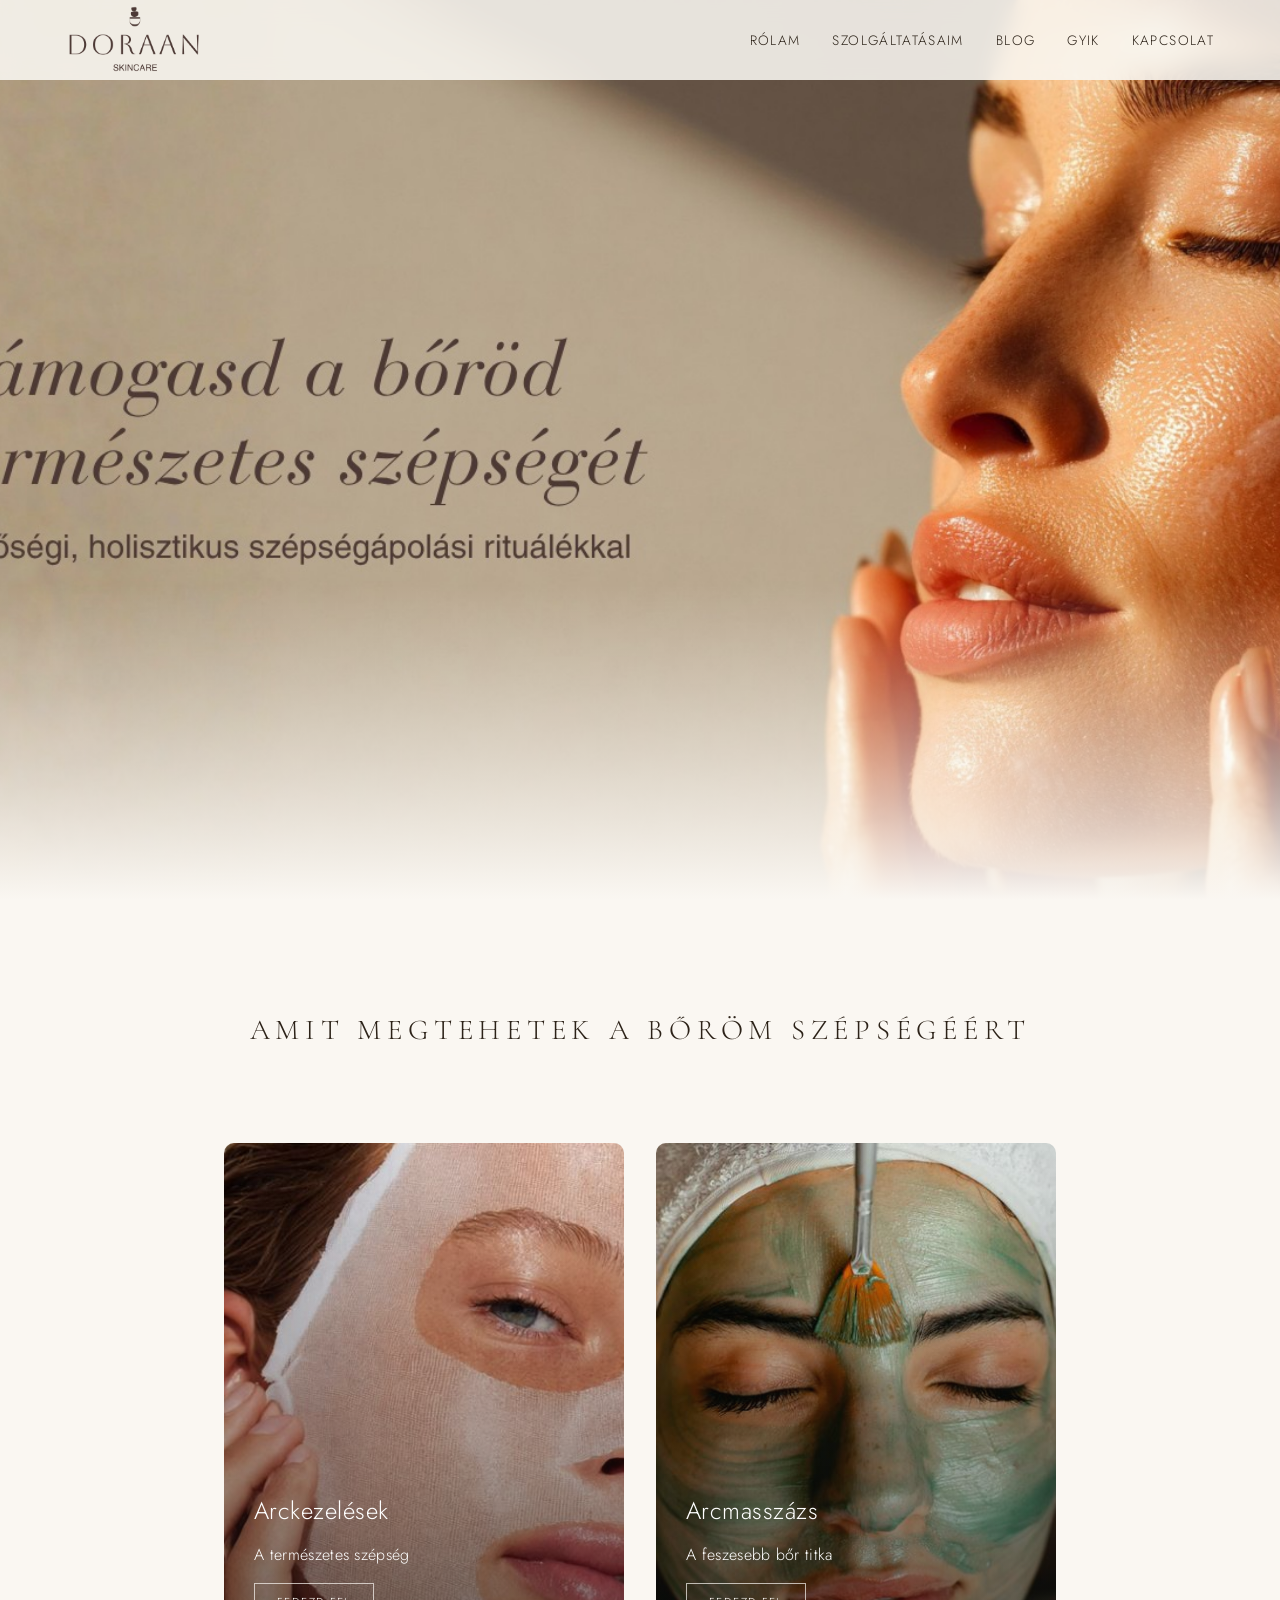
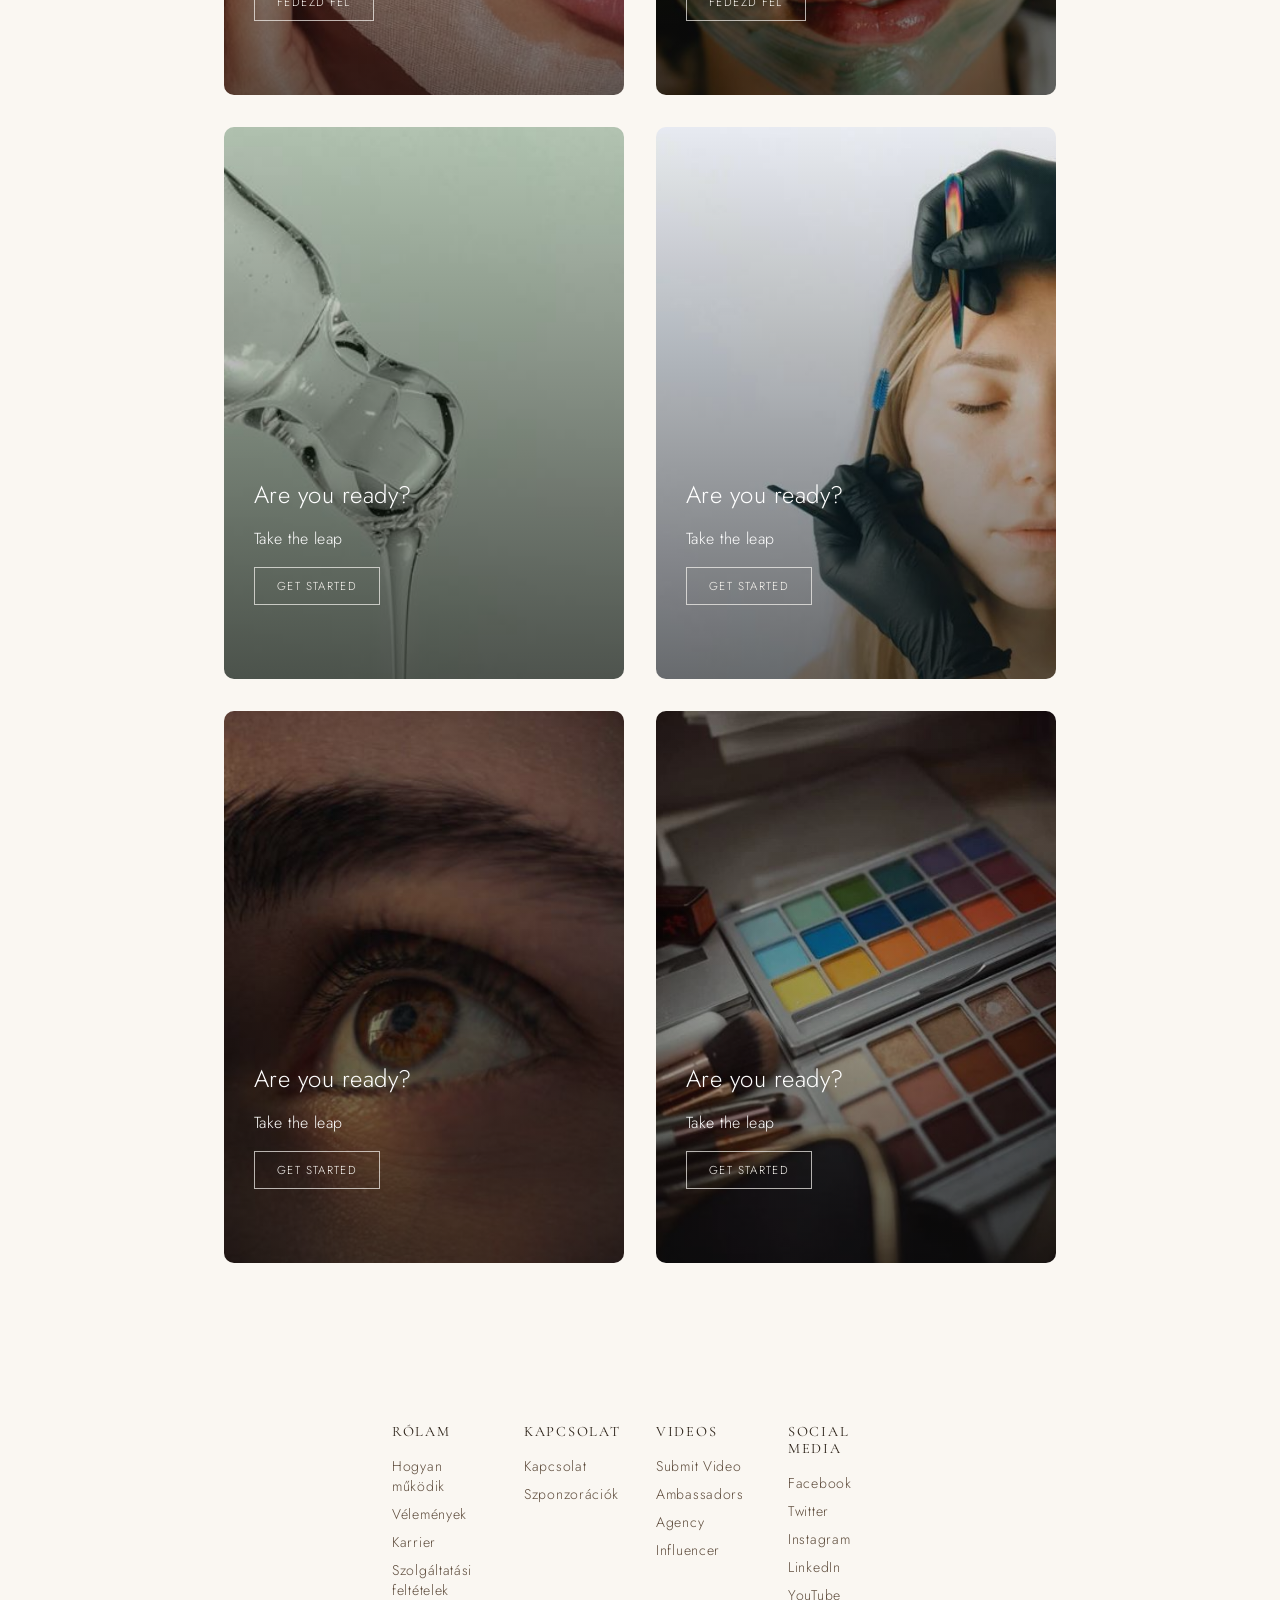
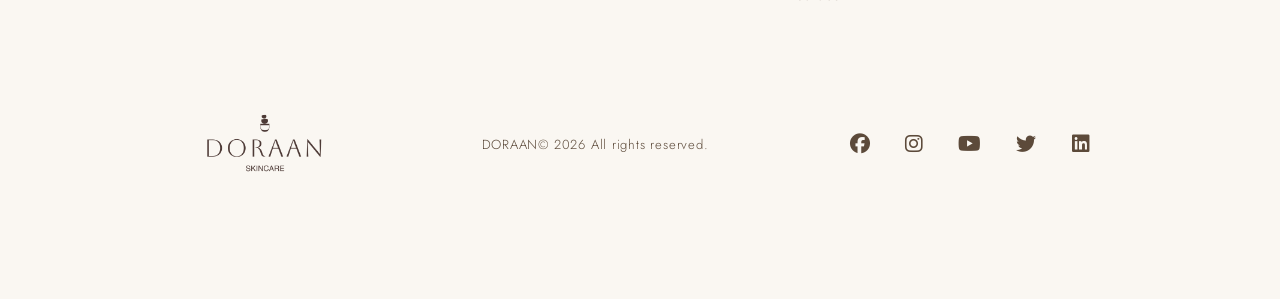
<file: index.html>
<!DOCTYPE html>
<html lang="en">
<head>
    <meta charset="UTF-8">
    <meta name="viewport" content="width=device-width, initial-scale=1.0">
    <title>DORAAN</title>
    <link rel="icon" href="images/doraanlogoCreamTransparent.png" type="image/png">
    <link rel="stylesheet" href="styles.css">
    <link rel="stylesheet" href="https://cdnjs.cloudflare.com/ajax/libs/font-awesome/6.5.0/css/all.min.css"><!-- Font Awesome -->
    <!-- google font -->
    <link rel="preconnect" href="https://fonts.googleapis.com">
    <link rel="preconnect" href="https://fonts.gstatic.com" crossorigin>
    <link href="https://fonts.googleapis.com/css2?family=Cormorant+Garamond:ital,wght@0,300;0,400;0,600;1,300&family=Jost:wght@300;400;500&display=swap" rel="stylesheet">
</head>
<body>
    <!-- Navbar section-->
    <!--Its a navbar container-->
    <nav class="navbar">
        <div class="navbar__container">
            <!--here is the logo, ideally should use image, but now its a String-->
            <!-- write a for tag and after that # and the id name and push tab, it will automaticall generate it (a#navbar__logo)-->
            <a href="" id="navbar__logo">
                <img src="images/doraanlogDarkCreamTransparent.png" alt="Doraan logo"></a>
            <!--.navbar__toggle#mobile-menu-->
            <div class="navbar__toggle" id="mobile-menu">
                <!--shift + alt + down arrow copy the line-->
                <span class="bar"></span>
                <span class="bar"></span>
                <span class="bar"></span>
            </div>
            <ul class="navbar__menu">
                <li class="navbar__item">
                    <a href="aboutMe.html" class="navbar__links">
                    Rólam
                    </a>
                </li>
                <li class="navbar__item">
                    <a href="services.html" class="navbar__links">
                    Szolgáltatásaim
                    </a>
                </li>
                <li class="navbar__item">
                    <a href="blog.html" class="navbar__links">
                    Blog
                    </a>
                </li>
                <li class="navbar__item">
                    <a href="gyik.html" class="navbar__links">
                    GYIK
                    </a>
                </li>
                <li class="navbar__item">
                    <a href="contact.html" class="navbar__links">
                    Kapcsolat
                    </a>
                </li>
            </ul>
        </div>
    </nav>

    <!-- Hero section -->
    <!-- A hero section is the large, prominent area at the top of a website’s homepage. 
    It usually includes a headline, a short description, and a call-to-action button. 
    The hero section is designed to grab visitors’ attention and quickly communicate the main message or value of the site.
    It often features a background image, video, or graphic.-->
    <div class="main">
        <div class="main__container"></div>
            <!--<div class="main__content">
                <h1>NEXT GENERATION</h1>
                <h2>TECHNOLOGY</h2>
                <p>See what makes us different.</p>
                <button class="main__btn">
                    <a href="">Get Started</a>
                </button>
            </div>
            <div class="main__img--container">
                <img src="images/pic1.svg" alt="pic" id="main__img"><!-- alt means alternative name of the picture. It will show if the image cannot be displayed -->
                <!-- pictures from https://undraw.co/--> <!-- you can add your collor at the side so the pictures will be alligned to it. Our color code is #FA6771-->
            <!--</div>-->
        </div>
    </div>

    <!-- Service Section-->
    <div class="services">
        <h1>Amit megtehetek a bőröm szépségéért </h1>
        <div class="services__container">
            <!--type .services__card and press tab to generate it-->
            <a href="faceCare.html" class="services__card--wrapper">
                <div class="services__card services__card--face-care">
                <h2>Arckezelések</h2>
                <p>A természetes szépség</p>
                <button>Fedezd fel</button>
            </div>
            </a>
            <a href="faceMassage.html" class="services__card--wrapper">
                <div class="services__card services__card--face-massage">
                    <h2>Arcmasszázs</h2>
                    <p>A feszesebb bőr titka</p>
                    <button>Fedezd fel</button>
                </div>
            </a>
            <!-- class is a space-separated list of tokens. so it uses services__card and services__card--card3 configs -->
            <div class="services__card services__card--card3">
                <h2>Are you ready?</h2>
                <p>Take the leap</p>
                <button>Get Started</button>
            </div>
            <div class="services__card services__card--card4">
                <h2>Are you ready?</h2>
                <p>Take the leap</p>
                <button>Get Started</button>
            </div>
            <div class="services__card services__card--card5">
                <h2>Are you ready?</h2>
                <p>Take the leap</p>
                <button>Get Started</button>
            </div>
            <div class="services__card services__card--card6">
                <h2>Are you ready?</h2>
                <p>Take the leap</p>
                <button>Get Started</button>
            </div>
        </div>
    </div> 

    <!-- Footer section -->
    <div class="footer__container">
        <div class="footer__links">
            <div class="footer__link--wrapper">
                <div class="footer__link--items">
                    <h2>Rólam</h2>
                    <a href="">Hogyan működik</a>
                    <a href="">Vélemények</a>
                    <a href="">Karrier</a>
                    <a href="">Szolgáltatási feltételek</a>
                </div>
                <div class="footer__link--items">
                    <h2>Kapcsolat</h2>
                    <a href="">Kapcsolat</a>
                    <a href="">Szponzorációk</a>
                </div>
            </div>
            <div class="footer__link--wrapper">
                <div class="footer__link--items">
                    <h2>Videos</h2>
                    <a href="">Submit Video</a>
                    <a href="">Ambassadors</a>
                    <a href="">Agency</a>
                    <a href="">Influencer</a>
                </div>
                <div class="footer__link--items">
                    <h2>Social Media</h2>
                    <a href="">Facebook</a>
                    <a href="">Twitter</a>
                    <a href="">Instagram</a>
                    <a href="">LinkedIn</a>
                    <a href="">YouTube</a>
                </div>
            </div>
        </div>
        <div class="social__media">
            <div class="social__media--wrap">
                <div class="footer__logo">
                    <a href="/" id="footer__logo">
    <img src="images/doraanlogDarkCreamTransparent.png" alt="Doraan logo" >
</a>
                </div>
                <p class="website__rights">DORAAN© 2026 All rights reserved.</p>
                <div class="social__icons">
                    <a href="https://www.facebook.com/" class="social__icon--link" target="_blank"> <!-- it opens in a new tab -->
                    <i class="fab fa-facebook"></i></a>
                    <a href="https://www.instagram.com/" class="social__icon--link" target="_blank">
                    <i class="fab fa-instagram"></i></a>
                    <a href="https://www.youtube.com/" class="social__icon--link" target="_blank">
                    <i class="fab fa-youtube"></i></a>
                    <a href="https://www.twitter.com/" class="social__icon--link" target="_blank">
                    <i class="fab fa-twitter"></i></a>
                    <a href="https://www.linkedin.com/" class="social__icon--link" target="_blank">
                    <i class="fab fa-linkedin"></i></a>
            </div>
        </div>
    </div>

    <script src="app.js"></script>
</body>
</html>
</file>
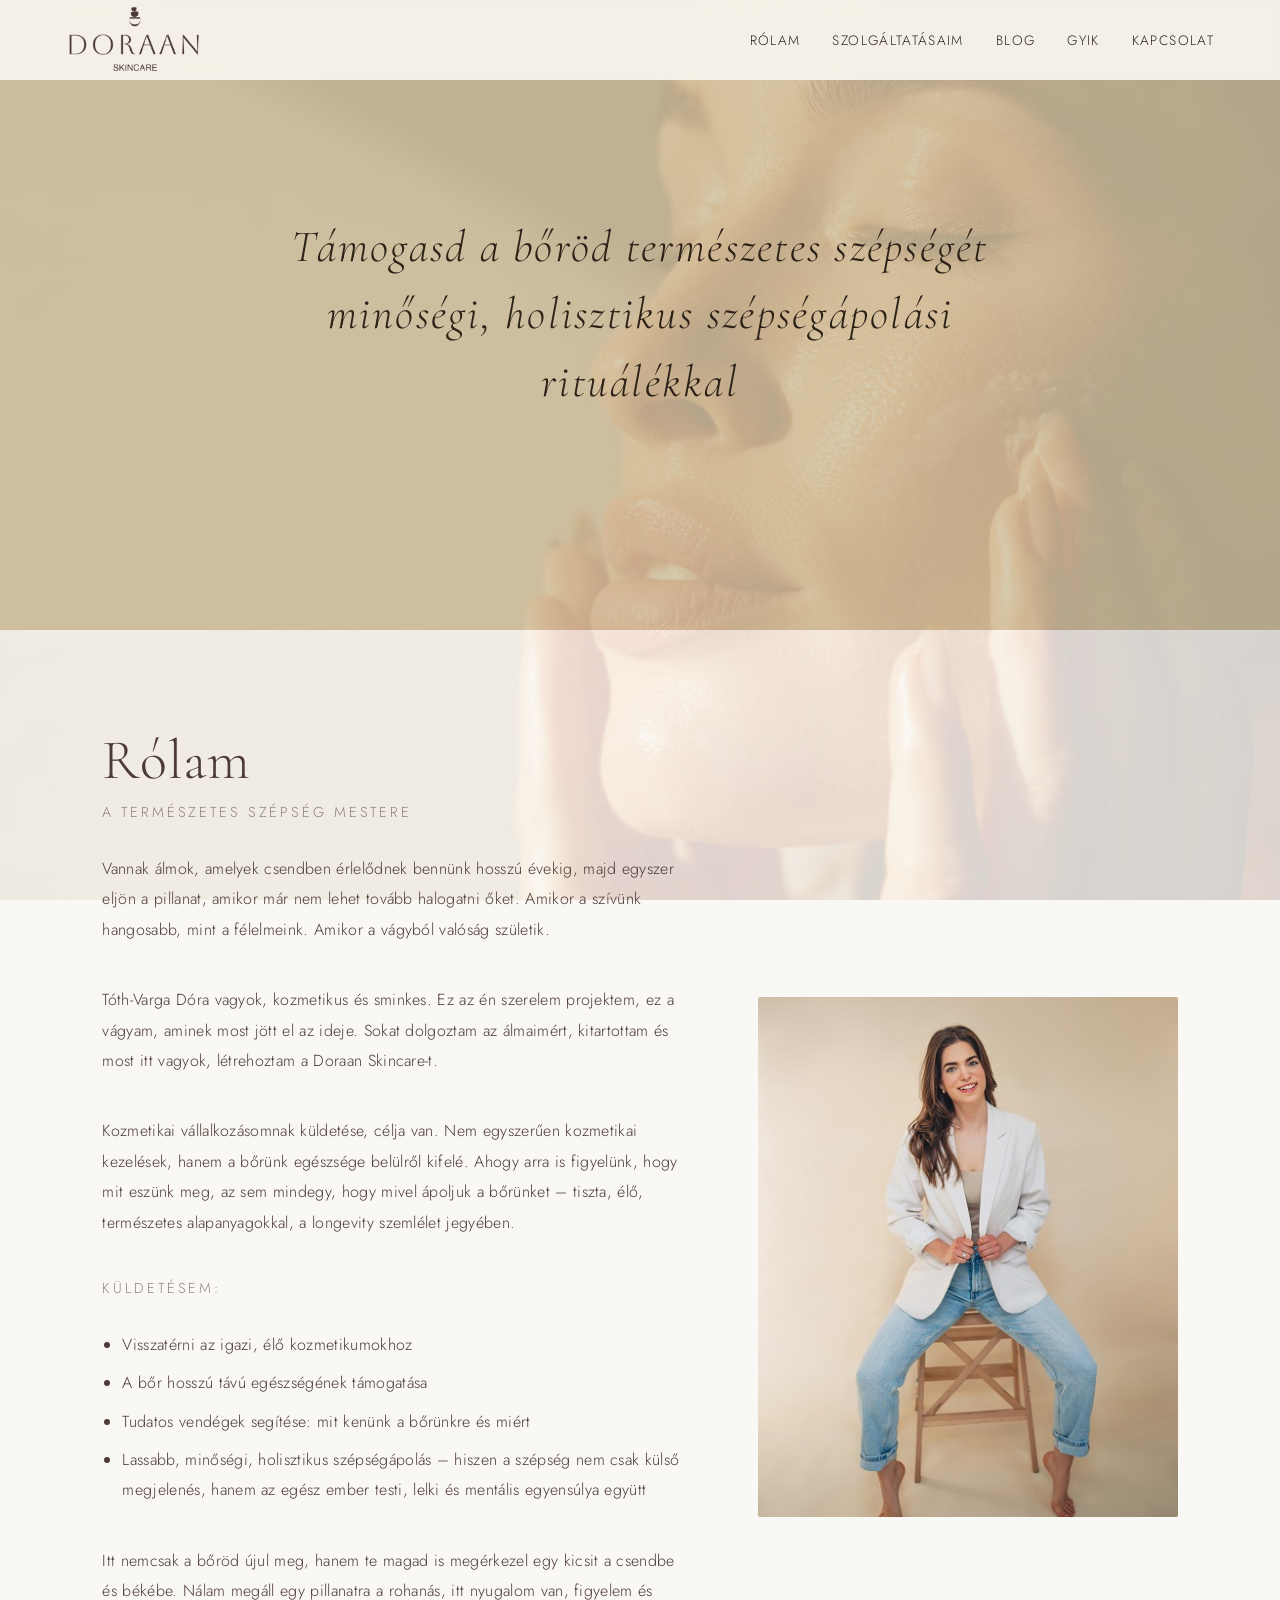
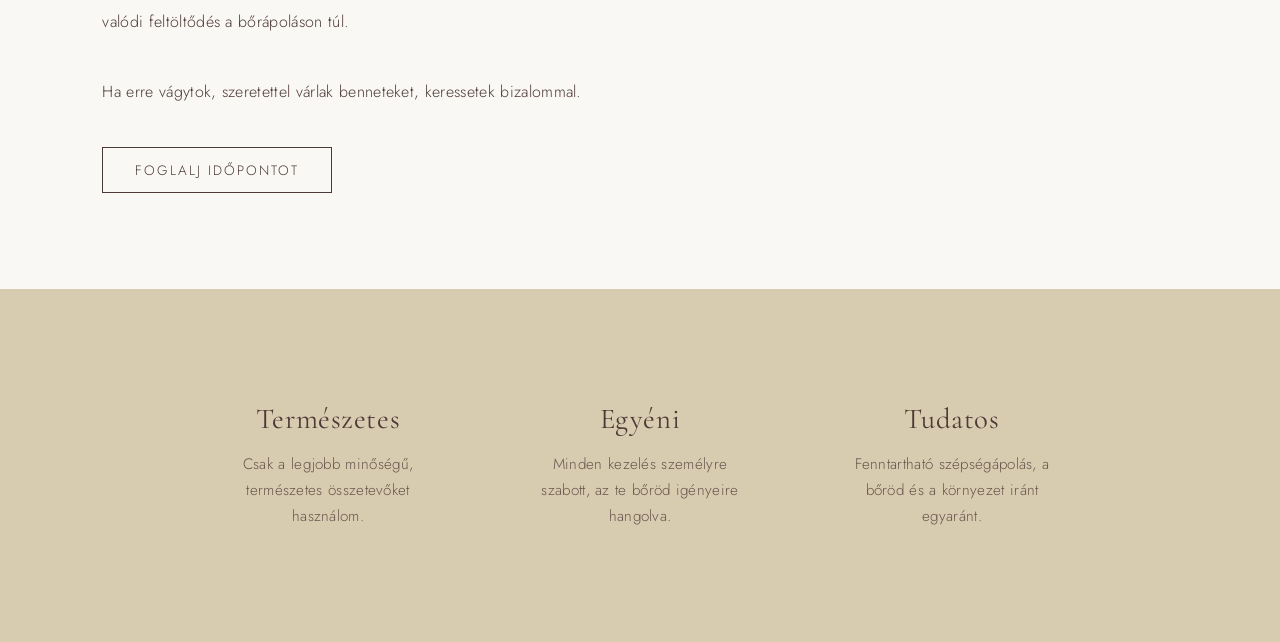
<file: aboutMe.html>
<!DOCTYPE html>
<html lang="en">
<head>
    <meta charset="UTF-8">
    <meta name="viewport" content="width=device-width, initial-scale=1.0">
    <title>DORAAN - Rólam</title>
    <link rel="icon" href="images/doraanlogoCreamTransparent.png" type="image/png">
    <link rel="stylesheet" href="styles.css">
    <link rel="stylesheet" href="https://cdnjs.cloudflare.com/ajax/libs/font-awesome/6.5.0/css/all.min.css">
    <link rel="preconnect" href="https://fonts.googleapis.com">
    <link rel="preconnect" href="https://fonts.gstatic.com" crossorigin>
    <link href="https://fonts.googleapis.com/css2?family=Cormorant+Garamond:ital,wght@0,300;0,400;0,600;1,300&family=Jost:wght@300;400;500&display=swap" rel="stylesheet">
    <link rel="preload" as="image" href="images/stock10.png">
</head>
<body class="aboutme-page">

    <!-- Same navbar as index.html -->
    <nav class="navbar">
        <div class="navbar__container">
            <a href="index.html" id="navbar__logo">
                <img src="images/doraanlogDarkCreamTransparent.png" alt="Doraan logo">
            </a>
            <div class="navbar__toggle" id="mobile-menu">
                <span class="bar"></span>
                <span class="bar"></span>
                <span class="bar"></span>
            </div>
            <ul class="navbar__menu">
                <li class="navbar__item">
                    <a href="aboutMe.html" class="navbar__links">Rólam</a>
                </li>
                <li class="navbar__item">
                    <a href="services.html" class="navbar__links">Szolgáltatásaim</a>
                </li>
                <li class="navbar__item">
                    <a href="blog.html" class="navbar__links">Blog</a>
                </li>
                <li class="navbar__item">
                    <a href="" class="navbar__links">GYIK</a>
                </li>
                <li class="navbar__item">
                    <a href="" class="navbar__links">Kapcsolat</a>
                </li>
            </ul>
        </div>
    </nav>

    <!-- About Me Hero -->
<div class="rolam__hero">
    <p class="rolam__hero--text">Támogasd a bőröd természetes szépségét minőségi, holisztikus szépségápolási rituálékkal</p>
</div>

<!-- About Me Content -->
<section class="rolam__section">
    <div class="rolam__text">
        <h1 class="rolam__title">Rólam</h1>
        <p class="rolam__subtitle">A természetes szépség mestere</p>
        <p class="rolam__body">
            Vannak álmok, amelyek csendben érlelődnek bennünk hosszú évekig, majd egyszer eljön a pillanat, amikor már nem lehet tovább halogatni őket. Amikor a szívünk hangosabb, mint a félelmeink. Amikor a vágyból valóság születik.
        </p>
        <p class="rolam__body">
            Tóth-Varga Dóra vagyok, kozmetikus és sminkes. 
Ez az én szerelem projektem, ez a vágyam, aminek most jött el az ideje. 
Sokat dolgoztam az álmaimért, kitartottam és most itt vagyok, létrehoztam a Doraan Skincare-t. 

        </p>
        <p class="rolam__body">
            Kozmetikai vállalkozásomnak küldetése, célja van.  
Nem egyszerűen kozmetikai kezelések, hanem a bőrünk egészsége belülről kifelé. 
Ahogy arra is figyelünk, hogy mit eszünk meg, az sem mindegy, hogy mivel ápoljuk a bőrünket – tiszta, élő, természetes alapanyagokkal, a longevity szemlélet jegyében.

        </p>

        <p class="rolam__subtitle">Küldetésem:</p>
        <ul class="rolam__list">
            <li>Visszatérni az igazi, élő kozmetikumokhoz</li>
            <li>A bőr hosszú távú egészségének támogatása</li>
            <li>Tudatos vendégek segítése: mit kenünk a bőrünkre és miért</li>
            <li>Lassabb, minőségi, holisztikus szépségápolás – hiszen a szépség nem csak külső megjelenés, hanem az egész ember testi, lelki és mentális egyensúlya együtt</li>
        </ul>

        <p class="rolam__body">Itt nemcsak a bőröd újul meg, hanem te magad is megérkezel egy kicsit a csendbe és békébe. Nálam megáll egy pillanatra a rohanás, itt nyugalom van, figyelem és valódi feltöltődés a bőrápoláson túl.</p>

        <p class="rolam__body">
          Ha erre vágytok, szeretettel várlak benneteket, keressetek bizalommal.  
        </p>

        <a href="contact.html" class="rolam__btn">Foglalj időpontot</a>
    </div>
    <div class="rolam__img--wrap">
        <img src="images/01_edited.jpg" alt="About me" class="rolam__img">
    </div>

    
</section>

<!-- Values Section -->
<section class="rolam__values">
    <div class="rolam__value--item">
        <h3>Természetes</h3>
        <p>Csak a legjobb minőségű, természetes összetevőket használom.</p>
    </div>
    <div class="rolam__value--item">
        <h3>Egyéni</h3>
        <p>Minden kezelés személyre szabott, az te bőröd igényeire hangolva.</p>
    </div>
    <div class="rolam__value--item">
        <h3>Tudatos</h3>
        <p>Fenntartható szépségápolás, a bőröd és a környezet iránt egyaránt.</p>
    </div>
</section>

    <script src="app.js"></script>
</body>
</html>
</file>
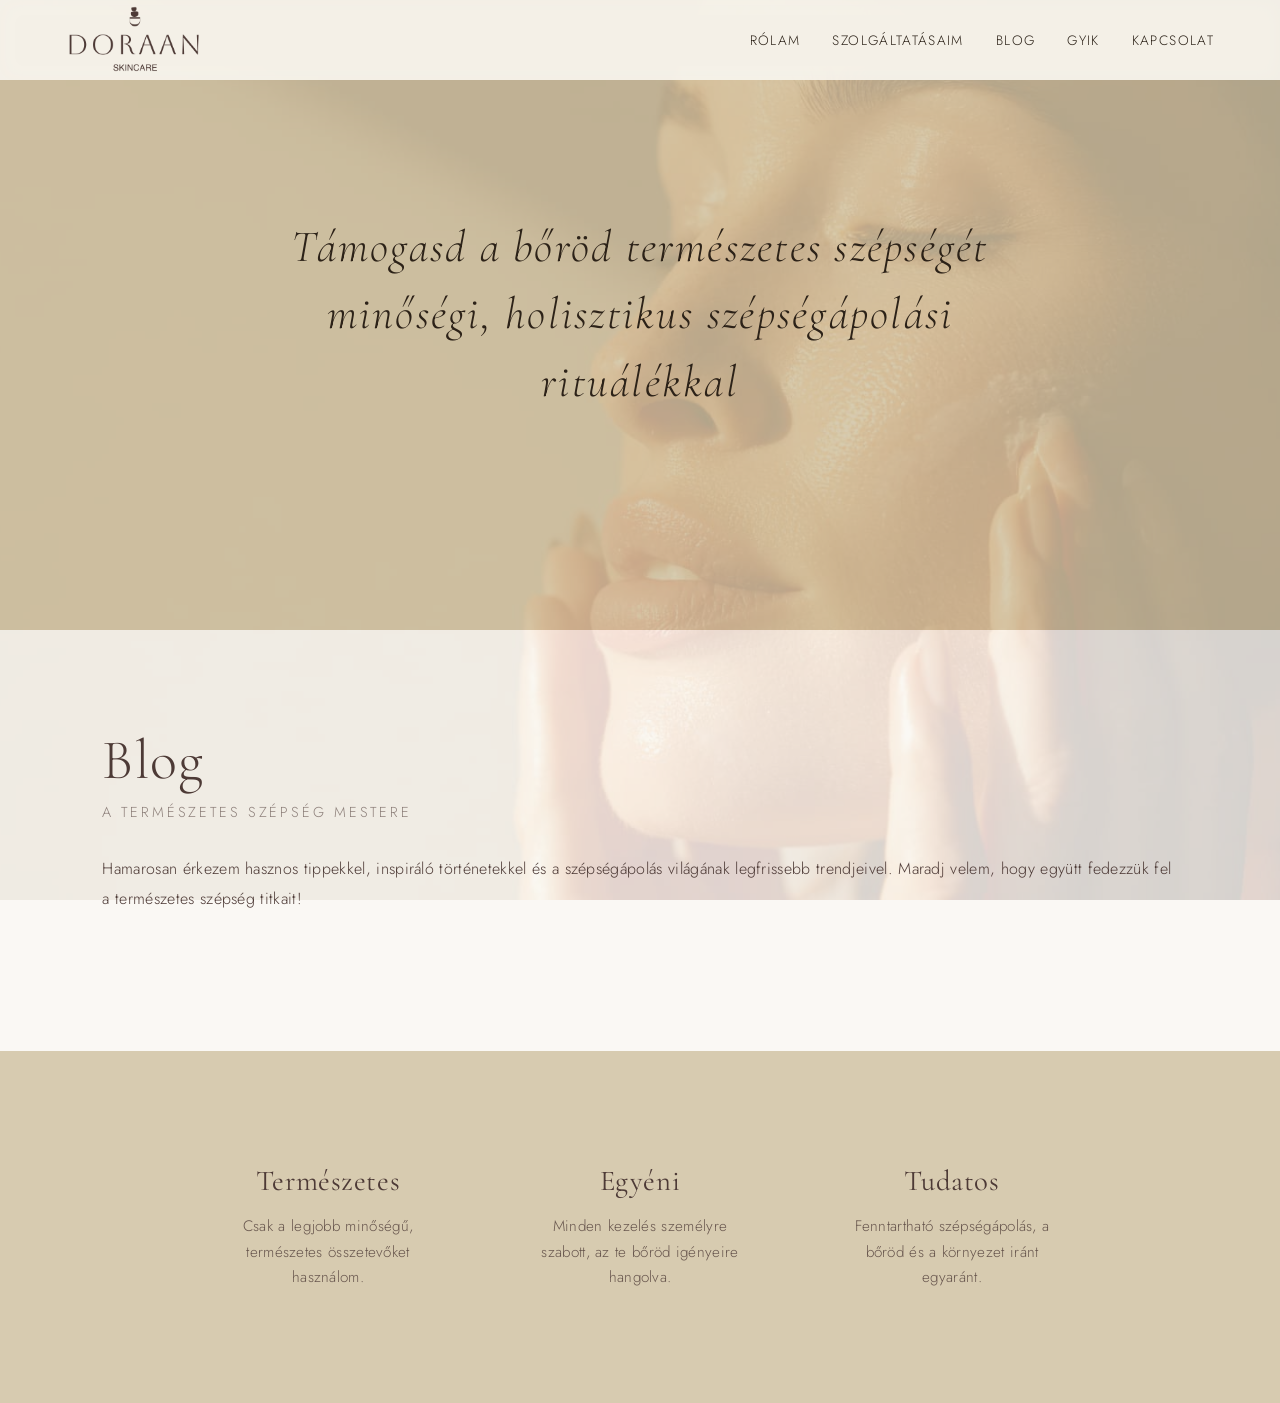
<file: blog.html>
<!DOCTYPE html>
<html lang="en">
<head>
    <meta charset="UTF-8">
    <meta name="viewport" content="width=device-width, initial-scale=1.0">
    <title>DORAAN - Blog</title>
    <link rel="icon" href="images/doraanlogoCreamTransparent.png" type="image/png">
    <link rel="stylesheet" href="styles.css">
    <link rel="stylesheet" href="https://cdnjs.cloudflare.com/ajax/libs/font-awesome/6.5.0/css/all.min.css">
    <link rel="preconnect" href="https://fonts.googleapis.com">
    <link rel="preconnect" href="https://fonts.gstatic.com" crossorigin>
    <link href="https://fonts.googleapis.com/css2?family=Cormorant+Garamond:ital,wght@0,300;0,400;0,600;1,300&family=Jost:wght@300;400;500&display=swap" rel="stylesheet">
    <link rel="preload" as="image" href="images/stock10.png">
</head>
<body class="blog-page">

    <!-- Same navbar as index.html -->
    <nav class="navbar">
        <div class="navbar__container">
            <a href="index.html" id="navbar__logo">
                <img src="images/doraanlogDarkCreamTransparent.png" alt="Doraan logo">
            </a>
            <div class="navbar__toggle" id="mobile-menu">
                <span class="bar"></span>
                <span class="bar"></span>
                <span class="bar"></span>
            </div>
            <ul class="navbar__menu">
                <li class="navbar__item">
                    <a href="aboutMe.html" class="navbar__links">Rólam</a>
                </li>
                <li class="navbar__item">
                    <a href="services.html" class="navbar__links">Szolgáltatásaim</a>
                </li>
                <li class="navbar__item">
                    <a href="blog.html" class="navbar__links">Blog</a>
                </li>
                <li class="navbar__item">
                    <a href="gyik.html" class="navbar__links">GYIK</a>
                </li>
                <li class="navbar__item">
                    <a href="contact.html" class="navbar__links">Kapcsolat</a>
                </li>
            </ul>
        </div>
    </nav>

    <!-- Blog Hero -->
<div class="blog__hero">
    <p class="blog__hero--text">Támogasd a bőröd természetes szépségét minőségi, holisztikus szépségápolási rituálékkal</p>
</div>

<!-- Blog Content -->
<section class="blog__section">
    <div class="blog__text">
        <h1 class="blog__title">Blog</h1>
        <p class="blog__subtitle">A természetes szépség mestere</p>
        <p class="blog__body">
            Hamarosan érkezem hasznos tippekkel, inspiráló történetekkel és a szépségápolás világának legfrissebb trendjeivel. Maradj velem, hogy együtt fedezzük fel a természetes szépség titkait!
        </p>
    </div>
</section>

<!-- Values Section -->
<section class="rolam__values">
    <div class="rolam__value--item">
        <h3>Természetes</h3>
        <p>Csak a legjobb minőségű, természetes összetevőket használom.</p>
    </div>
    <div class="rolam__value--item">
        <h3>Egyéni</h3>
        <p>Minden kezelés személyre szabott, az te bőröd igényeire hangolva.</p>
    </div>
    <div class="rolam__value--item">
        <h3>Tudatos</h3>
        <p>Fenntartható szépségápolás, a bőröd és a környezet iránt egyaránt.</p>
    </div>
</section>

    <script src="app.js"></script>
</body>
</html>
</file>
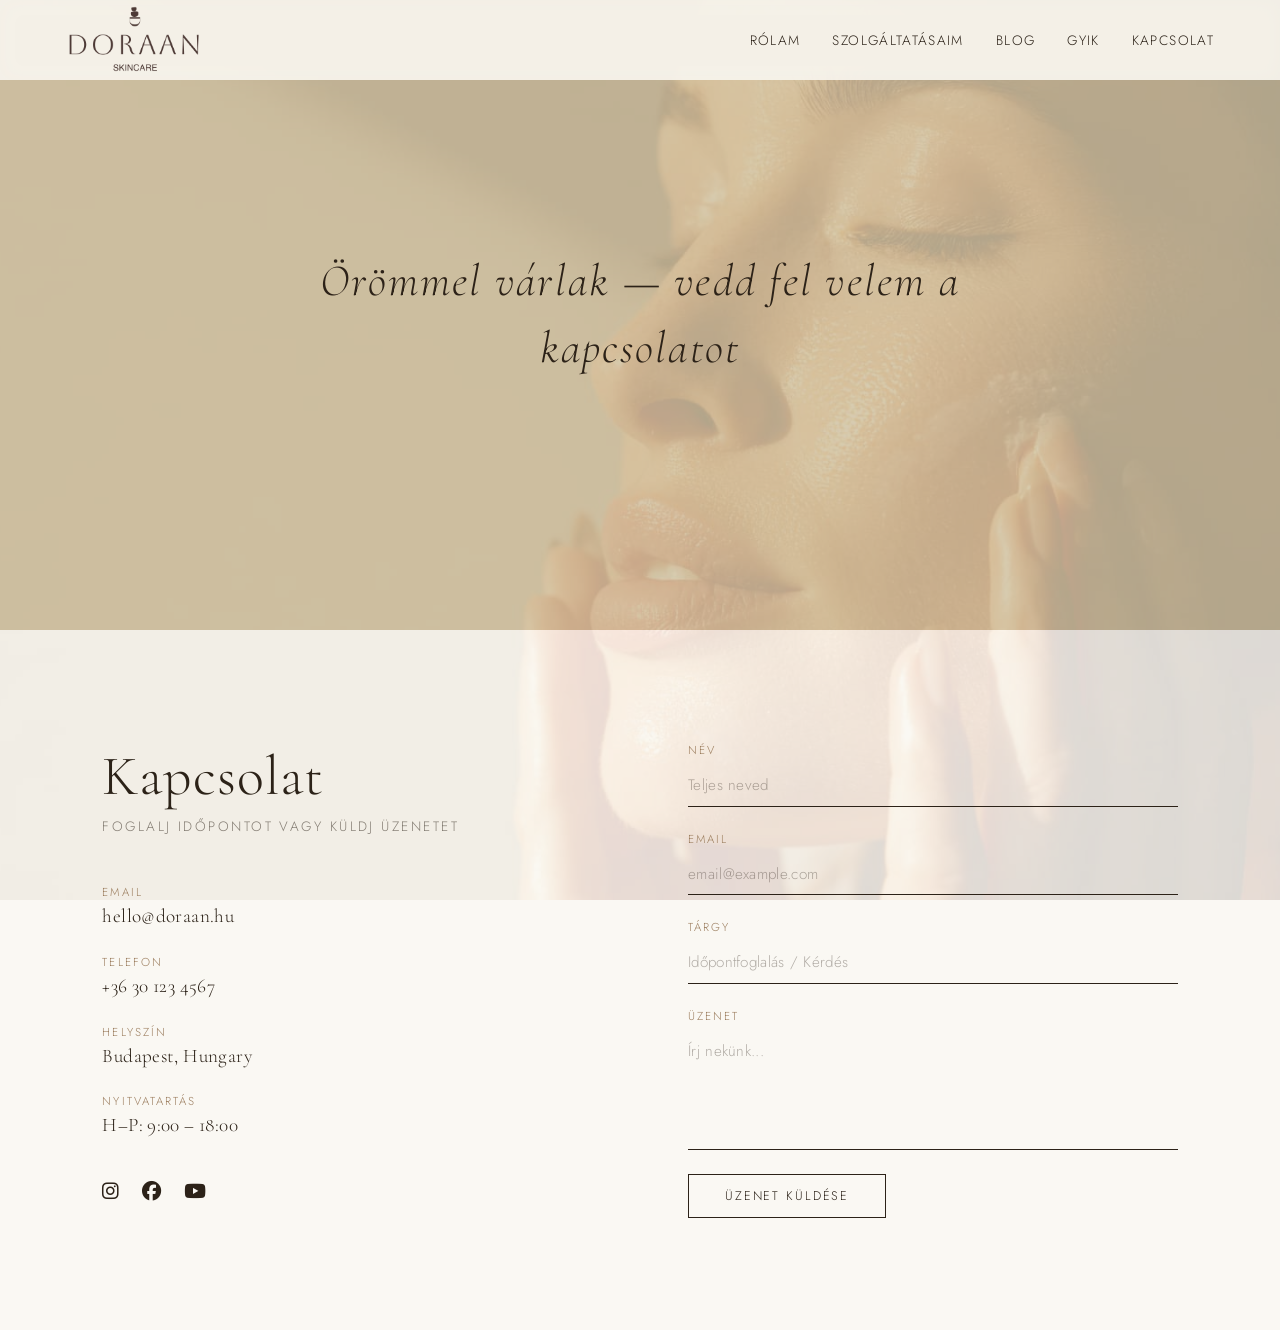
<file: contact.html>
<!DOCTYPE html>
<html lang="en">
<head>
    <meta charset="UTF-8">
    <meta name="viewport" content="width=device-width, initial-scale=1.0">
    <title>DORAAN - Kapcsolat</title>
    <link rel="icon" href="images/doraanlogoCreamTransparent.png" type="image/png">
    <link rel="stylesheet" href="styles.css">
    <link rel="stylesheet" href="https://cdnjs.cloudflare.com/ajax/libs/font-awesome/6.5.0/css/all.min.css">
    <link rel="preconnect" href="https://fonts.googleapis.com">
    <link rel="preconnect" href="https://fonts.gstatic.com" crossorigin>
    <link href="https://fonts.googleapis.com/css2?family=Cormorant+Garamond:ital,wght@0,300;0,400;0,600;1,300&family=Jost:wght@300;400;500&display=swap" rel="stylesheet">
    <link rel="preload" as="image" href="images/stock10.png">
</head>
<body class="contact-page">

    <!-- Same navbar as index.html -->
    <nav class="navbar">
        <div class="navbar__container">
            <a href="index.html" id="navbar__logo">
                <img src="images/doraanlogDarkCreamTransparent.png" alt="Doraan logo">
            </a>
            <div class="navbar__toggle" id="mobile-menu">
                <span class="bar"></span>
                <span class="bar"></span>
                <span class="bar"></span>
            </div>
            <ul class="navbar__menu">
                <li class="navbar__item">
                    <a href="aboutMe.html" class="navbar__links">Rólam</a>
                </li>
                <li class="navbar__item">
                    <a href="services.html" class="navbar__links">Szolgáltatásaim</a>
                </li>
                <li class="navbar__item">
                    <a href="blog.html" class="navbar__links">Blog</a>
                </li>
                <li class="navbar__item">
                    <a href="gyik.html" class="navbar__links">GYIK</a>
                </li>
                <li class="navbar__item">
                    <a href="contact.html" class="navbar__links">Kapcsolat</a>
                </li>
            </ul>
        </div>
    </nav>

    <!-- Contact Page Content -->

    <!-- Contact Hero -->
<div class="rolam__hero">
    <p class="rolam__hero--text">Örömmel várlak — vedd fel velem a kapcsolatot</p>
</div>

<!-- Contact Section -->
<section class="contact__section">
    <div class="contact__info">
        <h2 class="contact__title">Kapcsolat</h2>
        <p class="contact__subtitle">Foglalj időpontot vagy küldj üzenetet</p>

        <div class="contact__detail">
            <span class="contact__label">Email</span>
            <a href="mailto:hello@doraan.hu" class="contact__value">hello@doraan.hu</a>
        </div>
        <div class="contact__detail">
            <span class="contact__label">Telefon</span>
            <a href="tel:+36301234567" class="contact__value">+36 30 123 4567</a>
        </div>
        <div class="contact__detail">
            <span class="contact__label">Helyszín</span>
            <span class="contact__value">Budapest, Hungary</span>
        </div>
        <div class="contact__detail">
            <span class="contact__label">Nyitvatartás</span>
            <span class="contact__value">H–P: 9:00 – 18:00</span>
        </div>

        <div class="contact__socials">
            <a href="https://www.instagram.com/" class="contact__social--link" target="_blank"><i class="fab fa-instagram"></i></a>
            <a href="https://www.facebook.com/" class="contact__social--link" target="_blank"><i class="fab fa-facebook"></i></a>
            <a href="https://www.youtube.com/" class="contact__social--link" target="_blank"><i class="fab fa-youtube"></i></a>
        </div>
    </div>

    <form class="contact__form">
        <div class="contact__form--group">
            <label class="contact__form--label" for="name">Név</label>
            <input class="contact__form--input" type="text" id="name" name="name" placeholder="Teljes neved" required>
        </div>
        <div class="contact__form--group">
            <label class="contact__form--label" for="email">Email</label>
            <input class="contact__form--input" type="email" id="email" name="email" placeholder="email@example.com" required>
        </div>
        <div class="contact__form--group">
            <label class="contact__form--label" for="subject">Tárgy</label>
            <input class="contact__form--input" type="text" id="subject" name="subject" placeholder="Időpontfoglalás / Kérdés">
        </div>
        <div class="contact__form--group">
            <label class="contact__form--label" for="message">Üzenet</label>
            <textarea class="contact__form--input contact__form--textarea" id="message" name="message" placeholder="Írj nekünk..." required></textarea>
        </div>
        <button type="submit" class="contact__form--btn">Üzenet küldése</button>
    </form>
</section>
    <script src="app.js"></script>
</body>
</html>
</file>
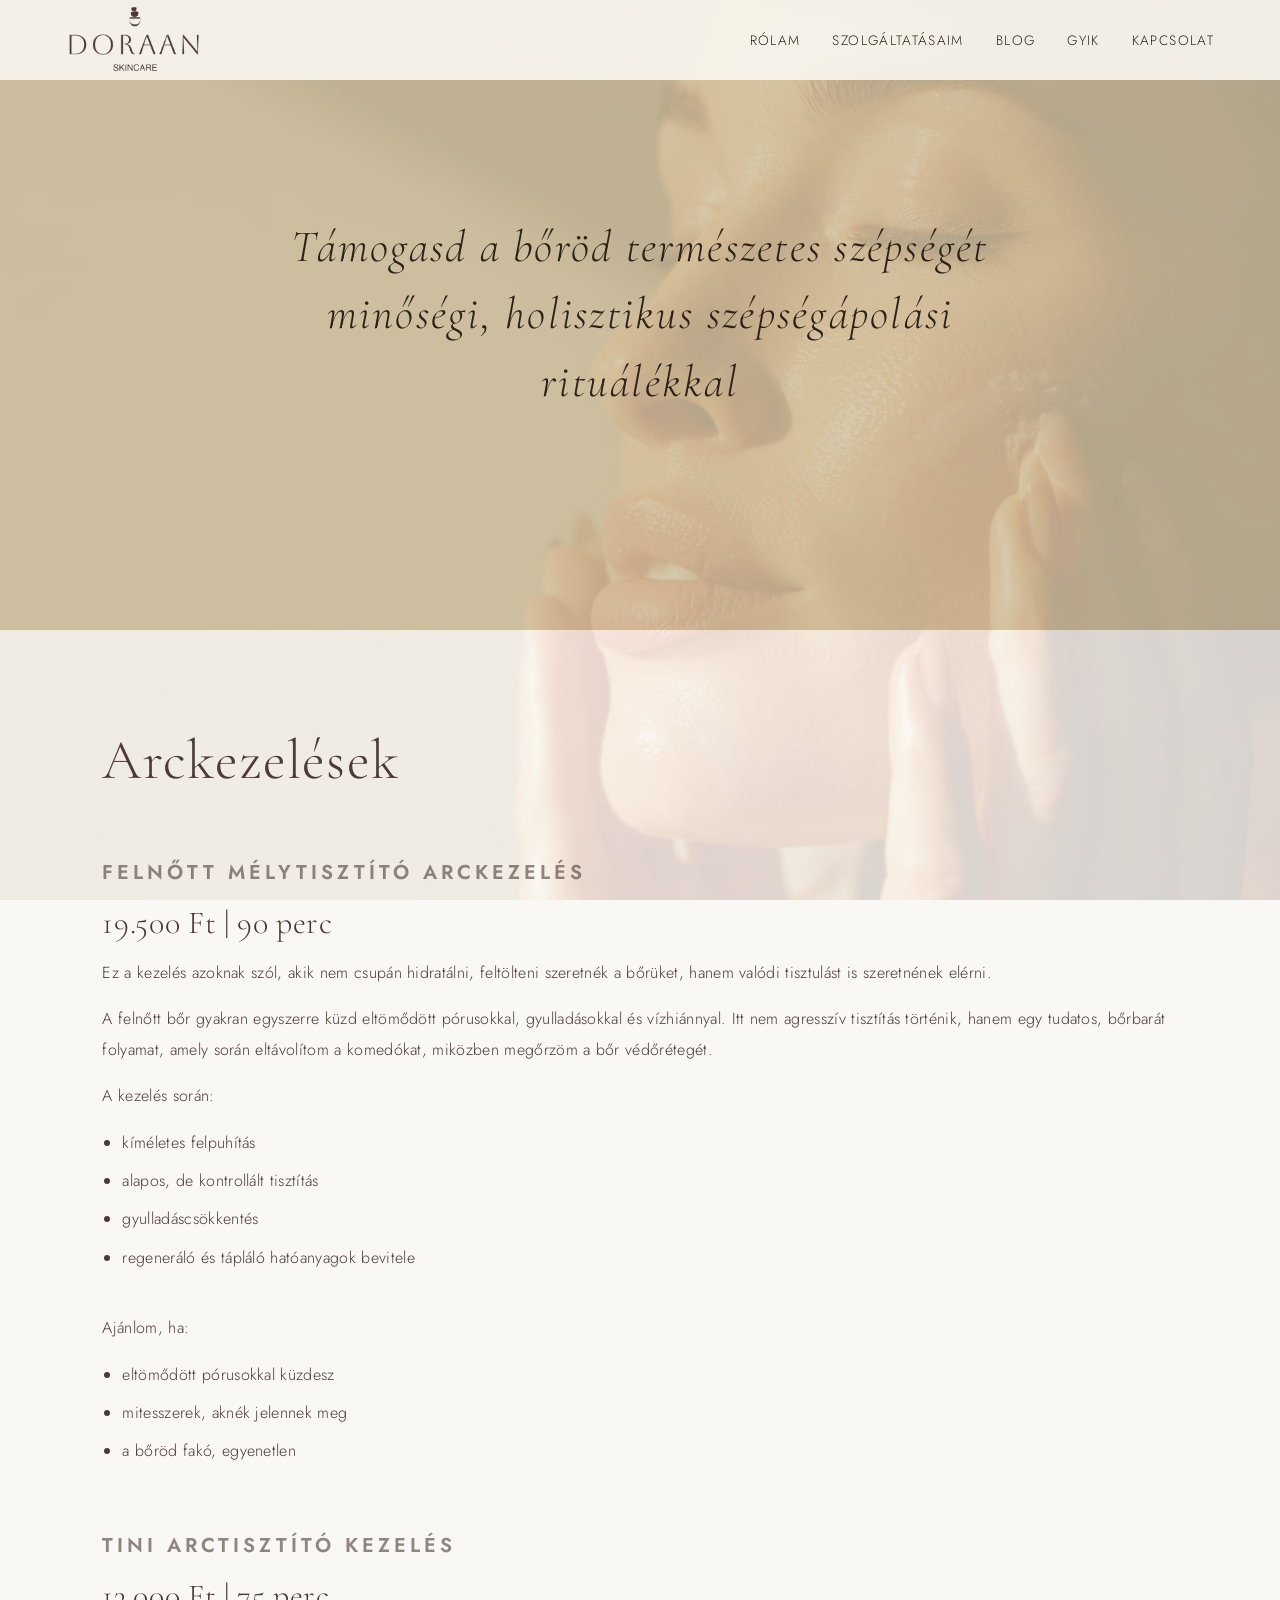
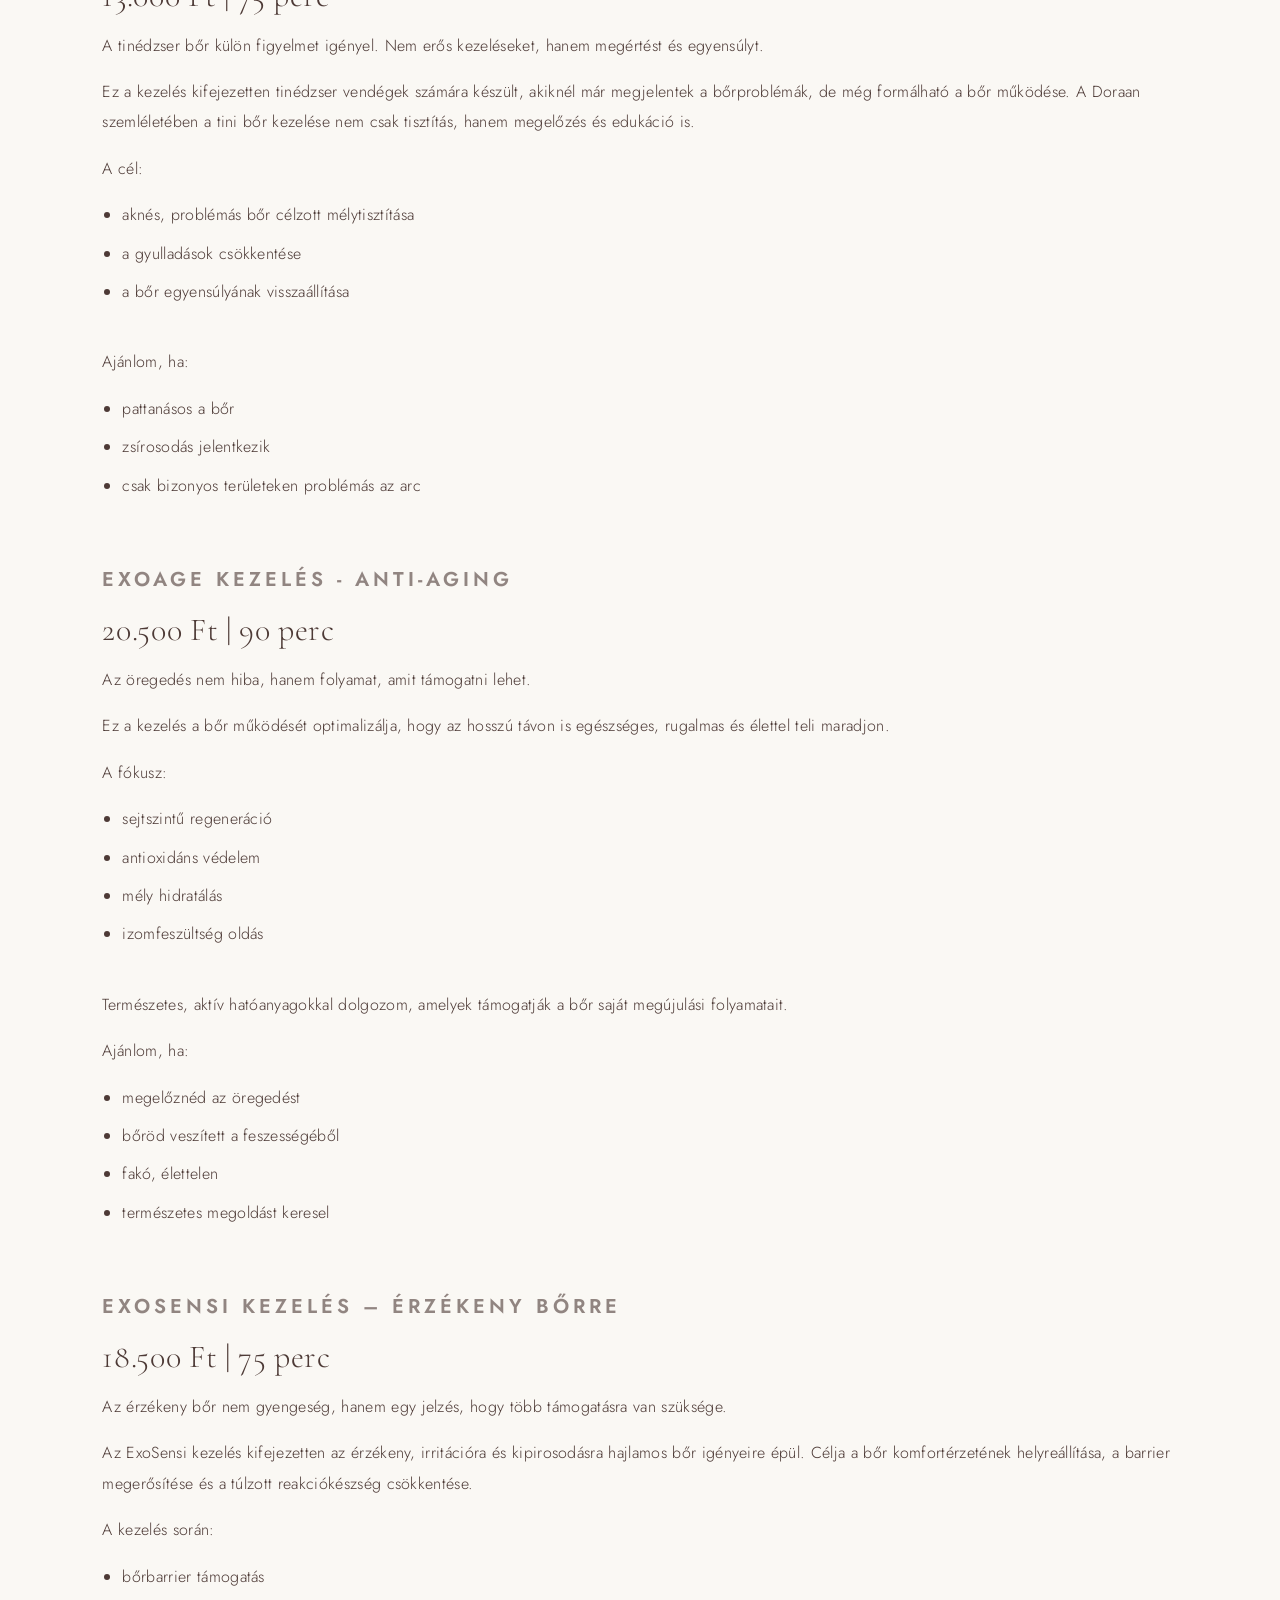
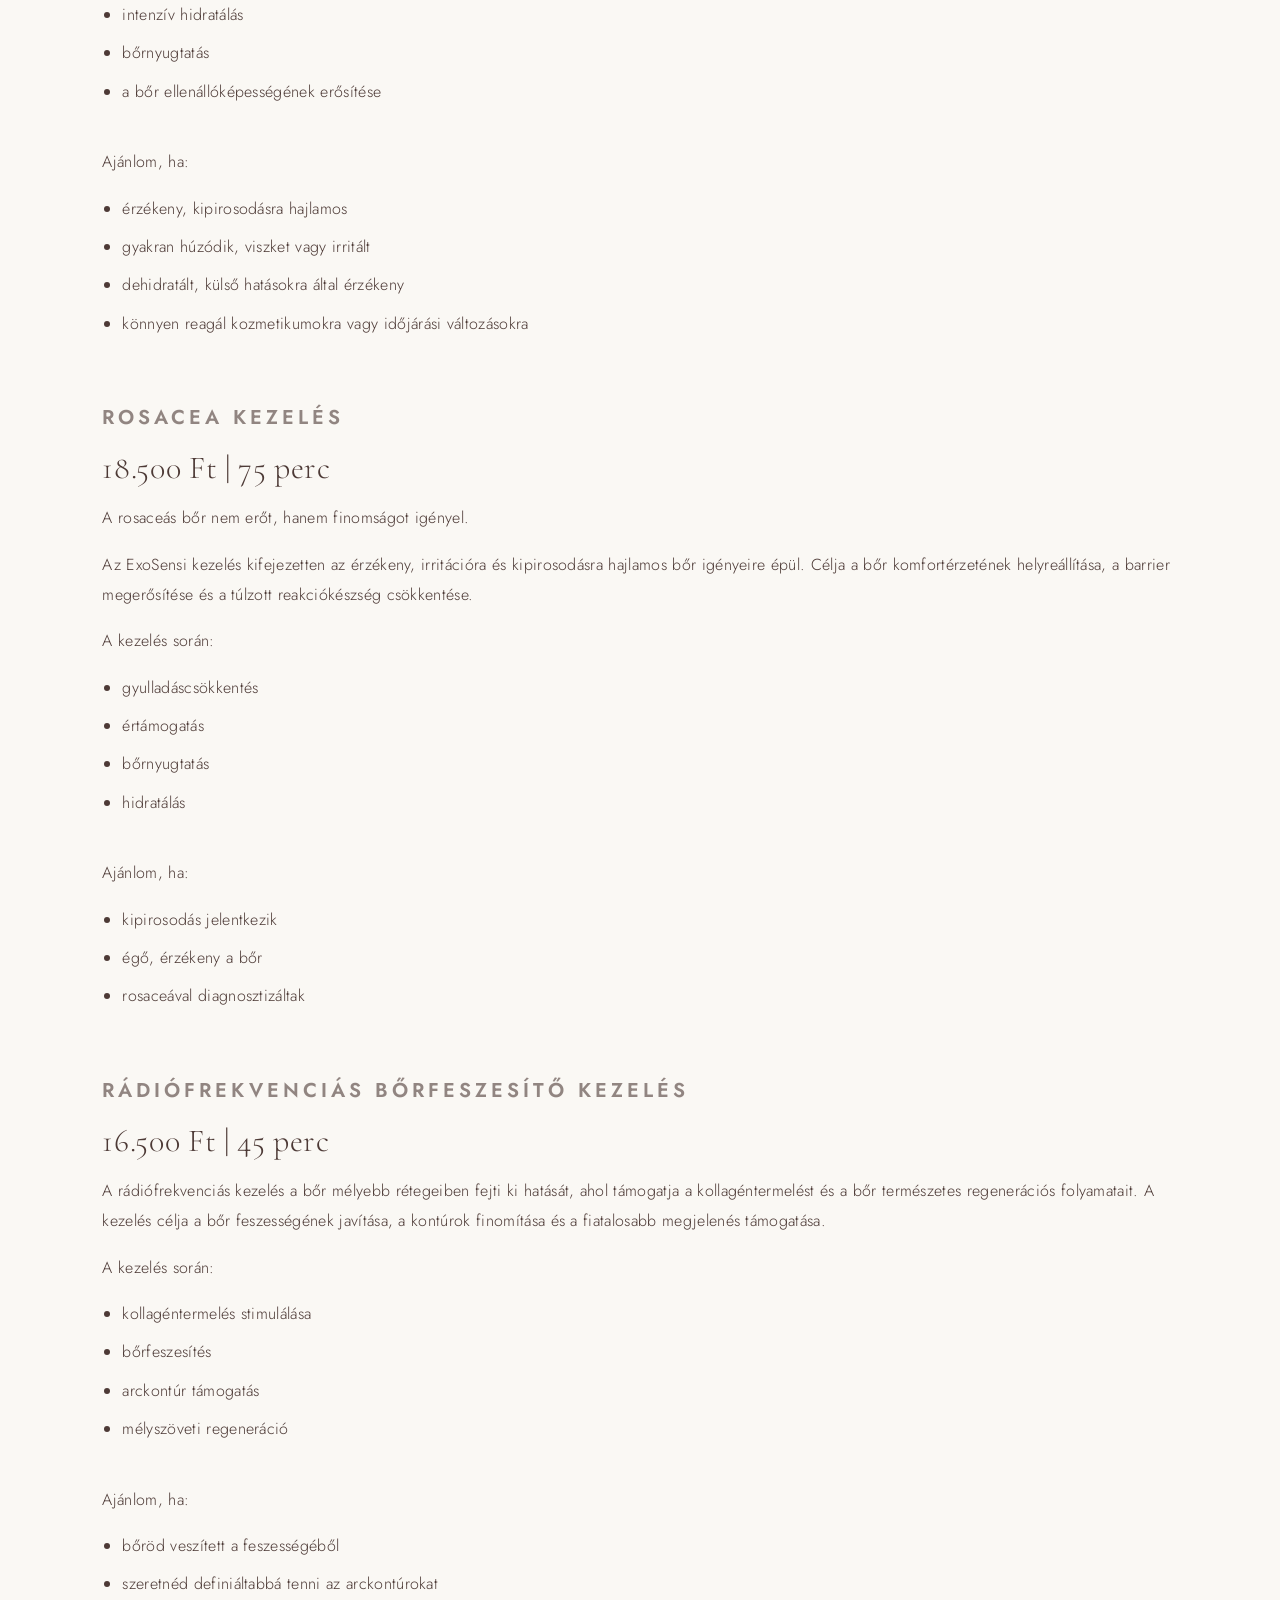
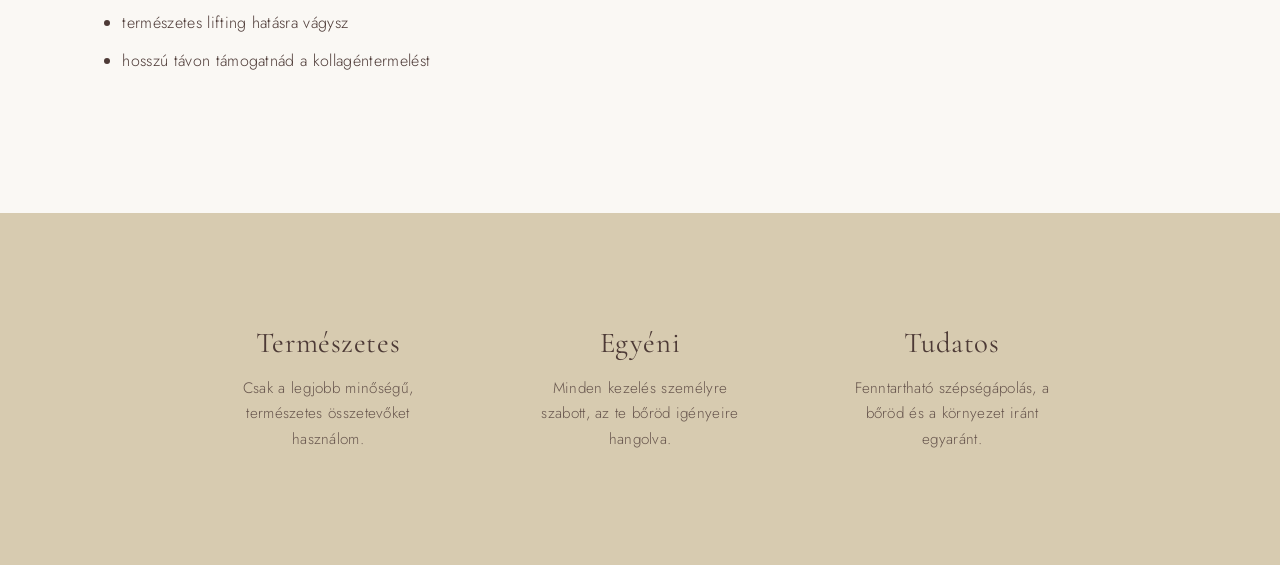
<file: faceCare.html>
<!DOCTYPE html>
<html lang="en">
<head>
    <meta charset="UTF-8">
    <meta name="viewport" content="width=device-width, initial-scale=1.0">
    <title>DORAAN - Arckezelések</title>
    <link rel="icon" href="images/doraanlogoCreamTransparent.png" type="image/png">
    <link rel="stylesheet" href="styles.css">
    <link rel="stylesheet" href="https://cdnjs.cloudflare.com/ajax/libs/font-awesome/6.5.0/css/all.min.css">
    <link rel="preconnect" href="https://fonts.googleapis.com">
    <link rel="preconnect" href="https://fonts.gstatic.com" crossorigin>
    <link href="https://fonts.googleapis.com/css2?family=Cormorant+Garamond:ital,wght@0,300;0,400;0,600;1,300&family=Jost:wght@300;400;500&display=swap" rel="stylesheet">
    <link rel="preload" as="image" href="images/stock10.png">
</head>
<body class="facecare-page">

    <!-- Same navbar as index.html -->
    <nav class="navbar">
        <div class="navbar__container">
            <a href="index.html" id="navbar__logo">
                <img src="images/doraanlogDarkCreamTransparent.png" alt="Doraan logo">
            </a>
            <div class="navbar__toggle" id="mobile-menu">
                <span class="bar"></span>
                <span class="bar"></span>
                <span class="bar"></span>
            </div>
            <ul class="navbar__menu">
                <li class="navbar__item">
                    <a href="aboutMe.html" class="navbar__links">Rólam</a>
                </li>
                <li class="navbar__item">
                    <a href="services.html" class="navbar__links">Szolgáltatásaim</a>
                </li>
                <li class="navbar__item">
                    <a href="blog.html" class="navbar__links">Blog</a>
                </li>
                <li class="navbar__item">
                    <a href="gyik.html" class="navbar__links">GYIK</a>
                </li>
                <li class="navbar__item">
                    <a href="contact.html" class="navbar__links">Kapcsolat</a>
                </li>
            </ul>
        </div>
    </nav>

    <!-- Face Care Hero -->
<div class="facecare__hero">
    <p class="facecare__hero--text">Támogasd a bőröd természetes szépségét minőségi, holisztikus szépségápolási rituálékkal</p>
</div>

<!-- Face Care Content -->
<section class="facecare__section">
    <div class="facecare__text">
        <h1 class="facecare__title">Arckezelések</h1>
        <div>
            <p class="facecare__subtitle">Felnőtt mélytisztító arckezelés</p>
            <p class= "facecare__price">19.500 Ft | 90 perc</p>
            <p class="facecare__body">
                Ez a kezelés azoknak szól, akik nem csupán hidratálni, feltölteni szeretnék a bőrüket, hanem valódi tisztulást is szeretnének elérni.
            </p>
            <p class="facecare__body">
                A felnőtt bőr gyakran egyszerre küzd eltömődött pórusokkal, gyulladásokkal és vízhiánnyal. Itt nem agresszív tisztítás történik, hanem egy tudatos, bőrbarát folyamat, amely során eltávolítom a komedókat, miközben megőrzöm a bőr védőrétegét.
            </p>

            <p class="facecare__body">A kezelés során:</p>
            <ul class="facecare__list">
                <li>kíméletes felpuhítás</li>
                <li>alapos, de kontrollált tisztítás</li>
                <li>gyulladáscsökkentés</li>
                <li>regeneráló és tápláló hatóanyagok bevitele</li>
            </ul>
            <p class="facecare__body">Ajánlom, ha:</p>
            <ul class="facecare__list">
                <li>eltömődött pórusokkal küzdesz</li>
                <li>mitesszerek, aknék jelennek meg</li>
                <li>a bőröd fakó, egyenetlen</li>
            </ul>
        </div>
        <div>
            <p class="facecare__subtitle">Tini arctisztító kezelés</p>
            <p class= "facecare__price">13.000 Ft | 75 perc</p>
            <p class="facecare__body">
                A tinédzser bőr külön figyelmet igényel. Nem erős kezeléseket, hanem megértést és egyensúlyt.
            <p class="facecare__body">
                Ez a kezelés kifejezetten tinédzser vendégek számára készült, akiknél már megjelentek a bőrproblémák, de még formálható a bőr működése. A Doraan szemléletében a tini bőr kezelése nem csak tisztítás, hanem megelőzés és edukáció is.
            </p>

            <p class="facecare__body">A cél:</p>
            <ul class="facecare__list">
                <li>aknés, problémás bőr célzott mélytisztítása</li>
                <li>a gyulladások csökkentése</li>
                <li>a bőr egyensúlyának visszaállítása</li>
            </ul>
            <p class="facecare__body">Ajánlom, ha:</p>
            <ul class="facecare__list">
                <li>pattanásos a bőr</li>
                <li>zsírosodás jelentkezik </li>
                <li>csak bizonyos területeken problémás az arc</li>
            </ul>
        </div>
        <div>
            <p class="facecare__subtitle">ExoAge kezelés - Anti-Aging</p>
            <p class= "facecare__price">20.500 Ft | 90 perc</p>
            <p class="facecare__body">
                Az öregedés nem hiba, hanem folyamat, amit támogatni lehet.
            <p class="facecare__body">
                Ez a kezelés a bőr működését optimalizálja, hogy az hosszú távon is egészséges, rugalmas és élettel teli maradjon.
            </p>

            <p class="facecare__body">A fókusz:</p>
            <ul class="facecare__list">
                <li>sejtszintű regeneráció</li>
                <li>antioxidáns védelem</li>
                <li>mély hidratálás</li>
                <li>izomfeszültség oldás</li>
            </ul>

            <p class="facecare__body">
                Természetes, aktív hatóanyagokkal dolgozom, amelyek támogatják a bőr saját megújulási folyamatait.
            </p>

            <p class="facecare__body">Ajánlom, ha:</p>
            <ul class="facecare__list">
                <li>megelőznéd az öregedést</li>
                <li>bőröd veszített a feszességéből</li>
                <li>fakó, élettelen</li>
                <li>természetes megoldást keresel</li>
            </ul>
        </div>
        <div>
            <p class="facecare__subtitle">ExoSensi kezelés – Érzékeny bőrre</p>
            <p class= "facecare__price">18.500 Ft | 75 perc</p>
            <p class="facecare__body">
                Az érzékeny bőr nem gyengeség, hanem egy jelzés, hogy több támogatásra van szüksége.
            <p class="facecare__body">
                Az ExoSensi kezelés kifejezetten az érzékeny, irritációra és kipirosodásra hajlamos bőr igényeire épül. Célja a bőr komfortérzetének helyreállítása, a barrier megerősítése és a túlzott reakciókészség csökkentése.</p>
            <p class="facecare__body">A kezelés során:</p>
            <ul class="facecare__list">
                <li>bőrbarrier támogatás</li>
                <li>intenzív hidratálás</li>
                <li>bőrnyugtatás</li>
                <li>a bőr ellenállóképességének erősítése</li>
            </ul>
            <p class="facecare__body">Ajánlom, ha:</p>
            <ul class="facecare__list">
                <li>érzékeny, kipirosodásra hajlamos</li>
                <li>gyakran húzódik, viszket vagy irritált</li>
                <li>dehidratált, külső hatásokra által érzékeny</li>
                <li>könnyen reagál kozmetikumokra vagy időjárási változásokra</li>
            </ul>
        </div>
        <div>
            <p class="facecare__subtitle">Rosacea kezelés</p>
            <p class= "facecare__price">18.500 Ft | 75 perc</p>
            <p class="facecare__body">
                A rosaceás bőr nem erőt, hanem finomságot igényel.</p>
            <p class="facecare__body">
                Az ExoSensi kezelés kifejezetten az érzékeny, irritációra és kipirosodásra hajlamos bőr igényeire épül. Célja a bőr komfortérzetének helyreállítása, a barrier megerősítése és a túlzott reakciókészség csökkentése.
            </p>
            <p class="facecare__body">A kezelés során:</p>
            <ul class="facecare__list">
                <li>gyulladáscsökkentés</li>
                <li>értámogatás</li>
                <li>bőrnyugtatás</li>
                <li>hidratálás</li>
            </ul>
            <p class="facecare__body">Ajánlom, ha:</p>
            <ul class="facecare__list">
                <li>kipirosodás jelentkezik</li>
                <li>égő, érzékeny a bőr</li>
                <li>rosaceával diagnosztizáltak</li>
            </ul>
        </div>
        <div>
            <p class="facecare__subtitle">Rádiófrekvenciás bőrfeszesítő kezelés</p>
            <p class= "facecare__price">16.500 Ft | 45 perc</p>
            <p class="facecare__body">
                A rádiófrekvenciás kezelés a bőr mélyebb rétegeiben fejti ki hatását, ahol támogatja a kollagéntermelést és a bőr természetes regenerációs folyamatait. A kezelés célja a bőr feszességének javítása, a kontúrok finomítása és a fiatalosabb megjelenés támogatása.
            </p>
            <p class="facecare__body">A kezelés során:</p>
            <ul class="facecare__list">
                <li>kollagéntermelés stimulálása</li>
                <li>bőrfeszesítés</li>
                <li>arckontúr támogatás</li>
                <li>mélyszöveti regeneráció</li>
            </ul>
            <p class="facecare__body">Ajánlom, ha:</p>
            <ul class="facecare__list">
                <li>bőröd veszített a feszességéből</li>
                <li>szeretnéd definiáltabbá tenni az arckontúrokat</li>
                <li>természetes lifting hatásra vágysz</li>
                <li>hosszú távon támogatnád a kollagéntermelést</li>
            </ul>
        </div>
    </div>
</section>

<!-- Values Section -->
<section class="rolam__values">
    <div class="rolam__value--item">
        <h3>Természetes</h3>
        <p>Csak a legjobb minőségű, természetes összetevőket használom.</p>
    </div>
    <div class="rolam__value--item">
        <h3>Egyéni</h3>
        <p>Minden kezelés személyre szabott, az te bőröd igényeire hangolva.</p>
    </div>
    <div class="rolam__value--item">
        <h3>Tudatos</h3>
        <p>Fenntartható szépségápolás, a bőröd és a környezet iránt egyaránt.</p>
    </div>
</section>

    <script src="app.js"></script>
</body>
</html>
</file>
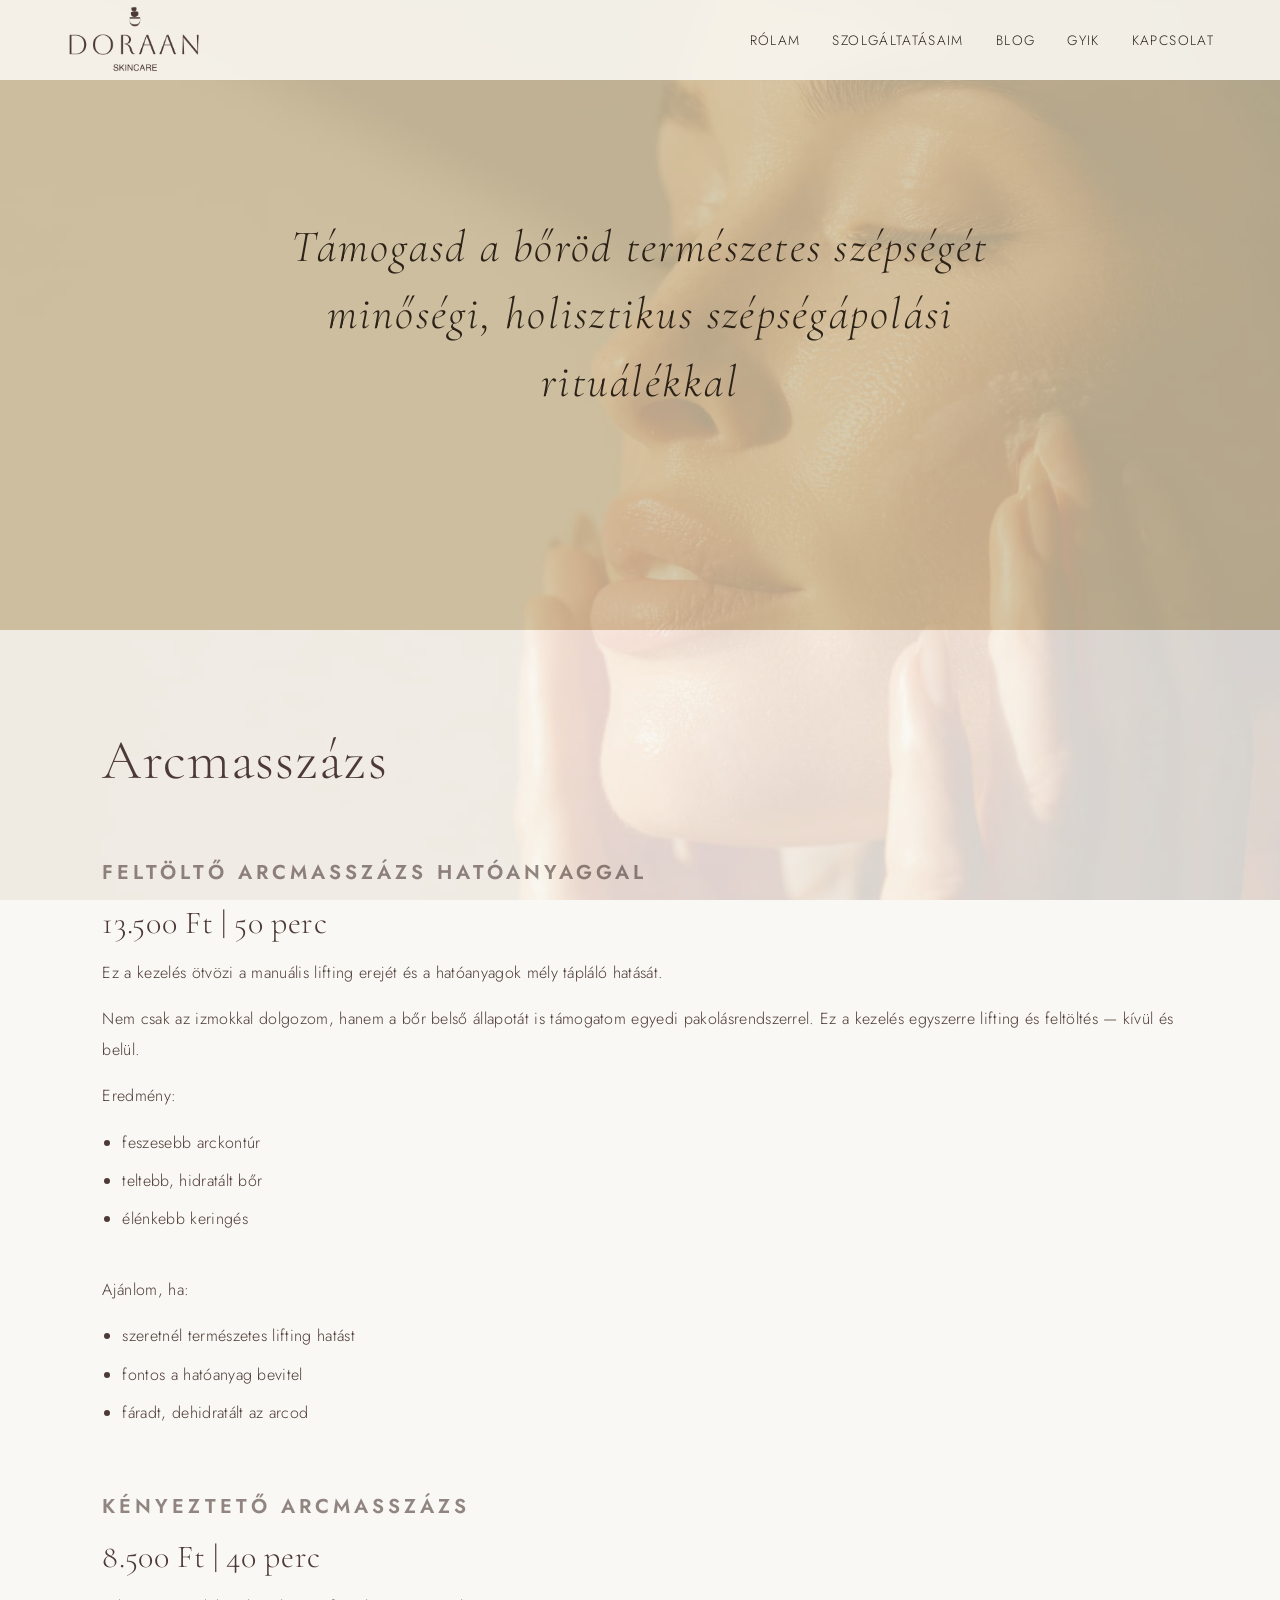
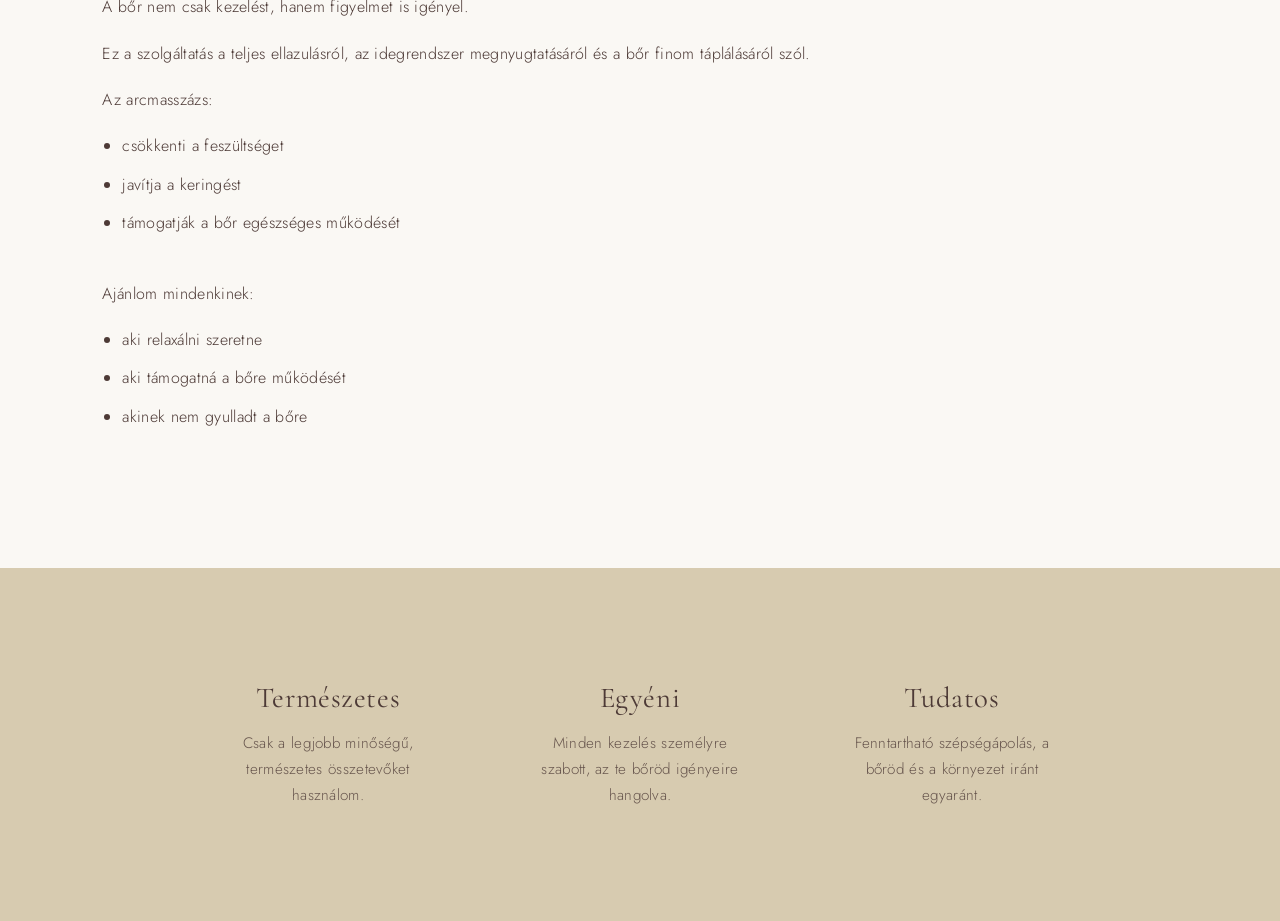
<file: faceMassage.html>
<!DOCTYPE html>
<html lang="en">
<head>
    <meta charset="UTF-8">
    <meta name="viewport" content="width=device-width, initial-scale=1.0">
    <title>DORAAN - arcmasszázs</title>
    <link rel="icon" href="images/doraanlogoCreamTransparent.png" type="image/png">
    <link rel="stylesheet" href="styles.css">
    <link rel="stylesheet" href="https://cdnjs.cloudflare.com/ajax/libs/font-awesome/6.5.0/css/all.min.css">
    <link rel="preconnect" href="https://fonts.googleapis.com">
    <link rel="preconnect" href="https://fonts.gstatic.com" crossorigin>
    <link href="https://fonts.googleapis.com/css2?family=Cormorant+Garamond:ital,wght@0,300;0,400;0,600;1,300&family=Jost:wght@300;400;500&display=swap" rel="stylesheet">
    <link rel="preload" as="image" href="images/stock10.png">
</head>
<body class="face-massage-page">

    <!-- Same navbar as index.html -->
    <nav class="navbar">
        <div class="navbar__container">
            <a href="index.html" id="navbar__logo">
                <img src="images/doraanlogDarkCreamTransparent.png" alt="Doraan logo">
            </a>
            <div class="navbar__toggle" id="mobile-menu">
                <span class="bar"></span>
                <span class="bar"></span>
                <span class="bar"></span>
            </div>
            <ul class="navbar__menu">
                <li class="navbar__item">
                    <a href="aboutMe.html" class="navbar__links">Rólam</a>
                </li>
                <li class="navbar__item">
                    <a href="services.html" class="navbar__links">Szolgáltatásaim</a>
                </li>
                <li class="navbar__item">
                    <a href="blog.html" class="navbar__links">Blog</a>
                </li>
                <li class="navbar__item">
                    <a href="gyik.html" class="navbar__links">GYIK</a>
                </li>
                <li class="navbar__item">
                    <a href="contact.html" class="navbar__links">Kapcsolat</a>
                </li>
            </ul>
        </div>
    </nav>

    <!-- Face Massage Hero -->
<div class="face-massage__hero">
    <p class="face-massage__hero--text">Támogasd a bőröd természetes szépségét minőségi, holisztikus szépségápolási rituálékkal</p>
</div>

<!-- Face Massage Content -->
<section class="face-massage__section">
    <div class="face-massage__text">
        <h1 class="face-massage__title">Arcmasszázs</h1>
        <div>
            <p class="face-massage__subtitle">Feltöltő arcmasszázs hatóanyaggal</p>
            <p class= "face-massage__price">13.500 Ft | 50 perc</p>
            <p class="face-massage__body">
                Ez a kezelés ötvözi a manuális lifting erejét és a hatóanyagok mély tápláló hatását.
            </p>
            <p class="face-massage__body">
                Nem csak az izmokkal dolgozom, hanem a bőr belső állapotát is támogatom egyedi pakolásrendszerrel. Ez a kezelés egyszerre lifting és feltöltés — kívül és belül.
            </p>

            <p class="face-massage__body">Eredmény:</p>
            <ul class="face-massage__list">
                <li>feszesebb arckontúr</li>
                <li>teltebb, hidratált bőr</li>
                <li>élénkebb keringés</li>
            </ul>
            <p class="face-massage__body">Ajánlom, ha:</p>
            <ul class="face-massage__list">
                <li>szeretnél természetes lifting hatást</li>
                <li>fontos a hatóanyag bevitel</li>
                <li>fáradt, dehidratált az arcod</li>
            </ul>
        </div>
        <div>
            <p class="face-massage__subtitle">Kényeztető arcmasszázs</p>
            <p class= "face-massage__price">8.500 Ft | 40 perc</p>
            <p class="face-massage__body">
                A bőr nem csak kezelést, hanem figyelmet is igényel.
            </p>
            <p class="face-massage__body">
                Ez a szolgáltatás a teljes ellazulásról, az idegrendszer megnyugtatásáról és a bőr finom táplálásáról szól.
            </p>

            <p class="face-massage__body">Az arcmasszázs:</p>
            <ul class="face-massage__list">
                <li>csökkenti a feszültséget</li>
                <li>javítja a keringést</li>
                <li>támogatják a bőr egészséges működését</li>
            </ul>
            <p class="face-massage__body">Ajánlom mindenkinek:</p>
            <ul class="face-massage__list">
                <li>aki relaxálni szeretne</li>
                <li>aki támogatná a bőre működését</li>
                <li>akinek nem gyulladt a bőre</li>
            </ul>
        </div>
    </div>
</section>

<!-- Values Section -->
<section class="rolam__values">
    <div class="rolam__value--item">
        <h3>Természetes</h3>
        <p>Csak a legjobb minőségű, természetes összetevőket használom.</p>
    </div>
    <div class="rolam__value--item">
        <h3>Egyéni</h3>
        <p>Minden kezelés személyre szabott, az te bőröd igényeire hangolva.</p>
    </div>
    <div class="rolam__value--item">
        <h3>Tudatos</h3>
        <p>Fenntartható szépségápolás, a bőröd és a környezet iránt egyaránt.</p>
    </div>
</section>
    <script src="app.js"></script>
</body>
</html>
</file>
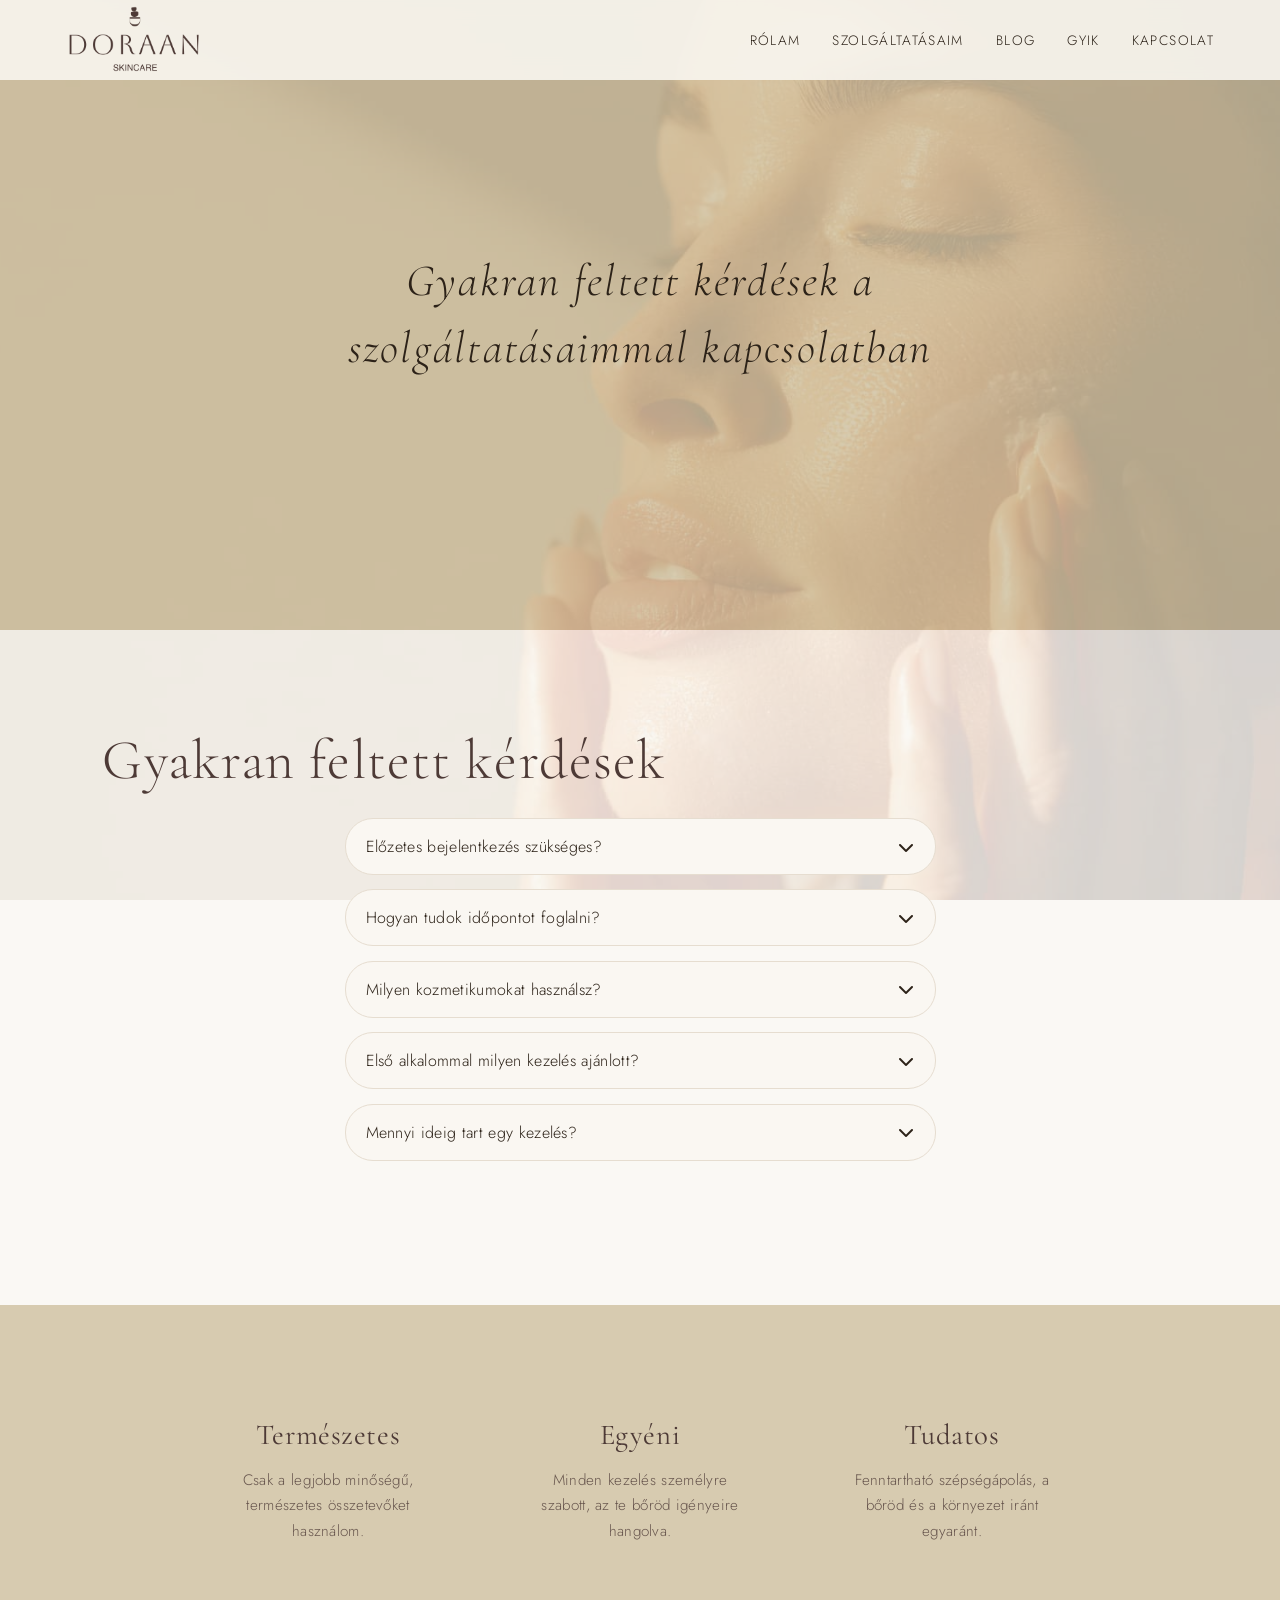
<file: gyik.html>
<!DOCTYPE html>
<html lang="en">
<head>
    <meta charset="UTF-8">
    <meta name="viewport" content="width=device-width, initial-scale=1.0">
    <title>DORAAN - GYIK</title>
    <link rel="icon" href="images/doraanlogoCreamTransparent.png" type="image/png">
    <link rel="stylesheet" href="styles.css">
    <link rel="stylesheet" href="https://cdnjs.cloudflare.com/ajax/libs/font-awesome/6.5.0/css/all.min.css">
    <link rel="preconnect" href="https://fonts.googleapis.com">
    <link rel="preconnect" href="https://fonts.gstatic.com" crossorigin>
    <link href="https://fonts.googleapis.com/css2?family=Cormorant+Garamond:ital,wght@0,300;0,400;0,600;1,300&family=Jost:wght@300;400;500&display=swap" rel="stylesheet">
    <link rel="preload" as="image" href="images/stock10.png">
</head>
<body class="face-massage-page">

    <!-- Same navbar as index.html -->
    <nav class="navbar">
        <div class="navbar__container">
            <a href="index.html" id="navbar__logo">
                <img src="images/doraanlogDarkCreamTransparent.png" alt="Doraan logo">
            </a>
            <div class="navbar__toggle" id="mobile-menu">
                <span class="bar"></span>
                <span class="bar"></span>
                <span class="bar"></span>
            </div>
            <ul class="navbar__menu">
                <li class="navbar__item">
                    <a href="aboutMe.html" class="navbar__links">Rólam</a>
                </li>
                <li class="navbar__item">
                    <a href="services.html" class="navbar__links">Szolgáltatásaim</a>
                </li>
                <li class="navbar__item">
                    <a href="blog.html" class="navbar__links">Blog</a>
                </li>
                <li class="navbar__item">
                    <a href="gyik.html" class="navbar__links">GYIK</a>
                </li>
                <li class="navbar__item">
                    <a href="contact.html" class="navbar__links">Kapcsolat</a>
                </li>
            </ul>
        </div>
    </nav>

    <!-- GYIK Hero -->
<div class="gyik__hero">
    <p class="gyik__hero--text">Gyakran feltett kérdések a szolgáltatásaimmal kapcsolatban</p>
</div>

<!-- GYIK Content -->
<section class="gyik__section">
    <div class="gyik__text">
        <h1 class="gyik__title">Gyakran feltett kérdések</h1>
        <div>
            <div class="gyik__faq">
                <div class="faq-item">
                    <button class="faq-question" aria-expanded="false">
                        <span class="faq-question-text">Előzetes bejelentkezés szükséges?</span>
                        <i class="fa-solid fa-chevron-down faq-icon"></i>
                    </button>
                    <div class="faq-answer">Igen, a kezelések előzetes időpontfoglalással vehetők igénybe.</div>
                </div>

                <div class="faq-item">
                    <button class="faq-question" aria-expanded="false">
                        <span class="faq-question-text">Hogyan tudok időpontot foglalni?</span>
                        <i class="fa-solid fa-chevron-down faq-icon"></i>
                    </button>
                    <div class="faq-answer">Telefonon / messenger üzenetben.</div>
                </div>

                <div class="faq-item">
                    <button class="faq-question" aria-expanded="false">
                        <span class="faq-question-text">Milyen kozmetikumokat használsz?</span>
                        <i class="fa-solid fa-chevron-down faq-icon"></i>
                    </button>
                    <div class="faq-answer">A Cremia termékeit használom, melyek gyógyszerészi szakértelemmel készült prémium magyar natúrkozmetikumok. Bio, organikus, vegán, természetes összetevőket tartalmazó, álltkísérlet mentes, szilikon és parabénmentes termékek.</div>
                </div>

                <div class="faq-item">
                    <button class="faq-question" aria-expanded="false">
                        <span class="faq-question-text">Első alkalommal milyen kezelés ajánlott?</span>
                        <i class="fa-solid fa-chevron-down faq-icon"></i>
                    </button>
                    <div class="faq-answer">Első alkalommal állapotfelmérés történik, és ehhez igazítom a kezelést.
Egyéni bőrtípushoz igazított kezeléseket végzek: tisztító, hidratáló, anti-aging. A kezeléseket bővebben lásd a Szolgáltatásaim menüpontban.
</div>
                </div>

                <div class="faq-item">
                    <button class="faq-question" aria-expanded="false">
                        <span class="faq-question-text">Mennyi ideig tart egy kezelés?</span>
                        <i class="fa-solid fa-chevron-down faq-icon"></i>
                    </button>
                    <div class="faq-answer">Általában 60–90 perc, a választott kezeléstől függően.</div>
                </div>
            </div>
        </div>
        
    </div>
</section>

<!-- Values Section -->
<section class="rolam__values">
    <div class="rolam__value--item">
        <h3>Természetes</h3>
        <p>Csak a legjobb minőségű, természetes összetevőket használom.</p>
    </div>
    <div class="rolam__value--item">
        <h3>Egyéni</h3>
        <p>Minden kezelés személyre szabott, az te bőröd igényeire hangolva.</p>
    </div>
    <div class="rolam__value--item">
        <h3>Tudatos</h3>
        <p>Fenntartható szépségápolás, a bőröd és a környezet iránt egyaránt.</p>
    </div>
</section>
    <script src="app.js"></script>
</body>
</html>
</file>
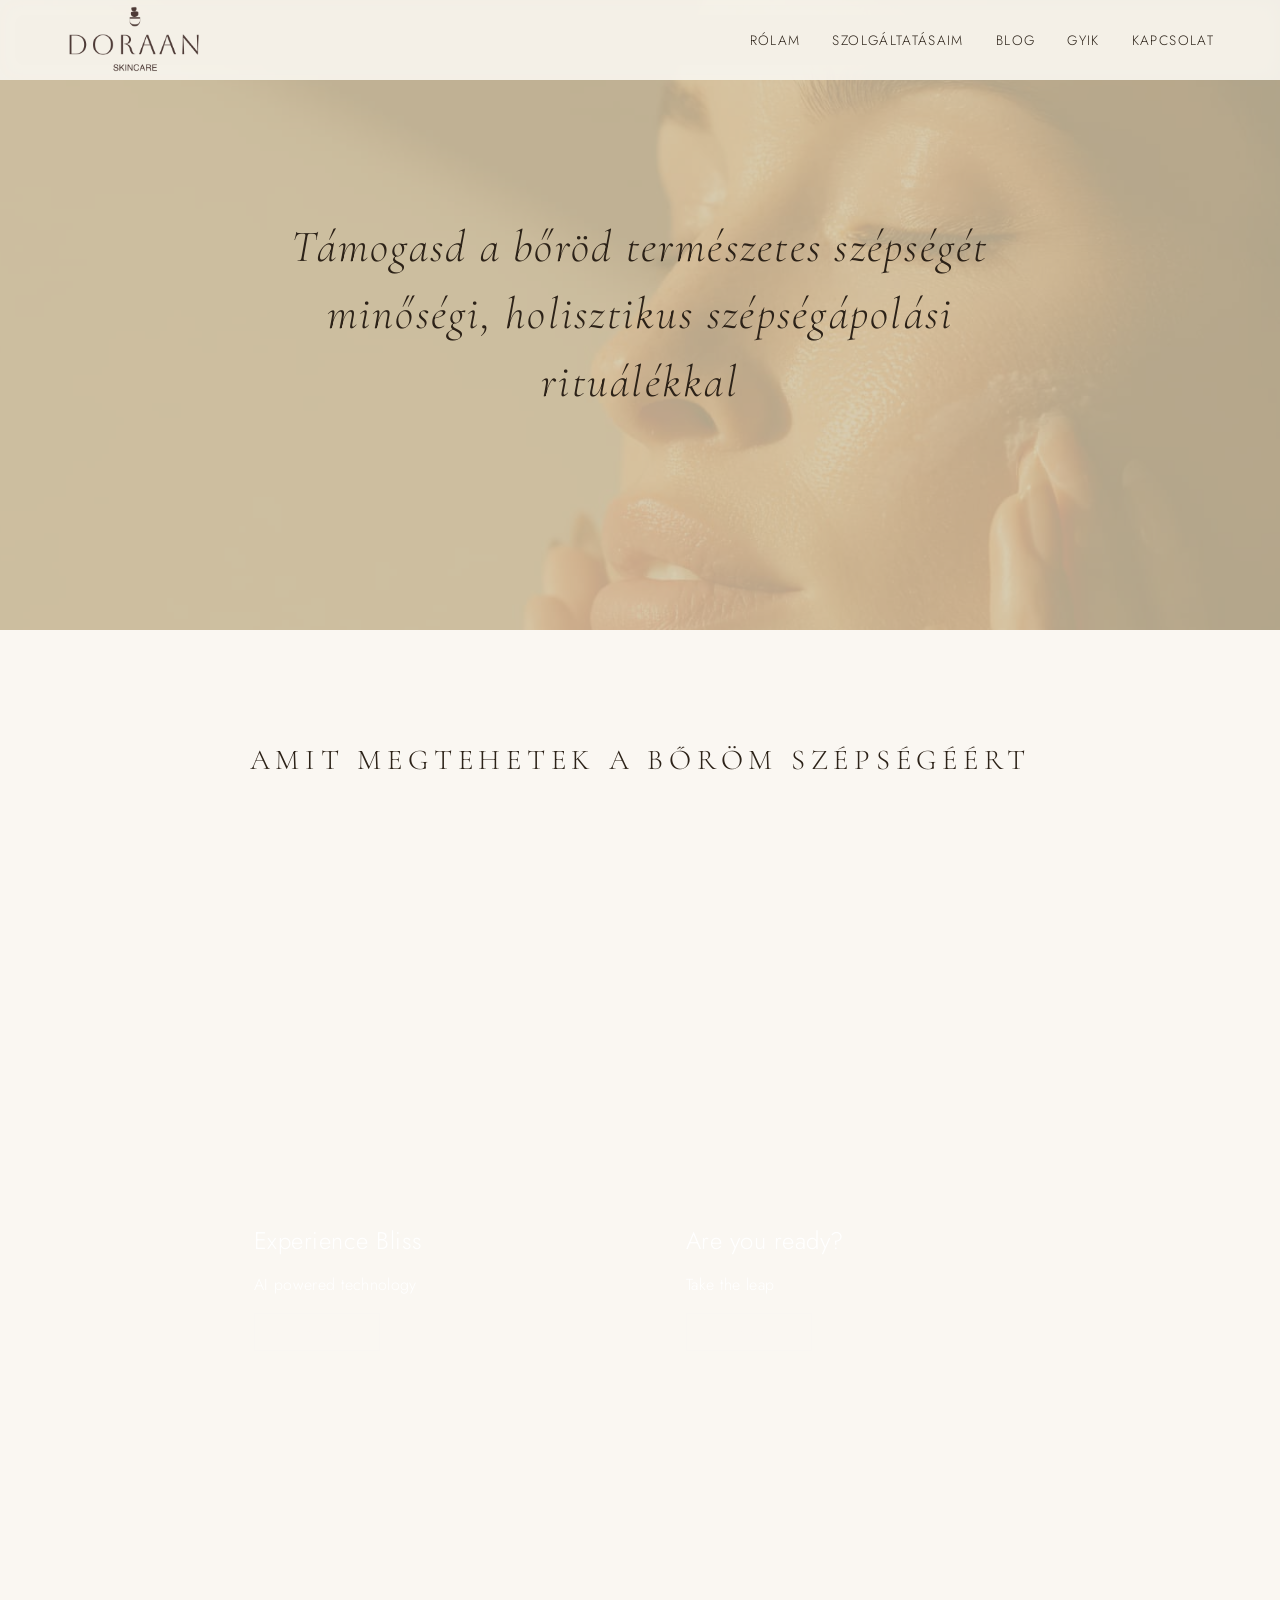
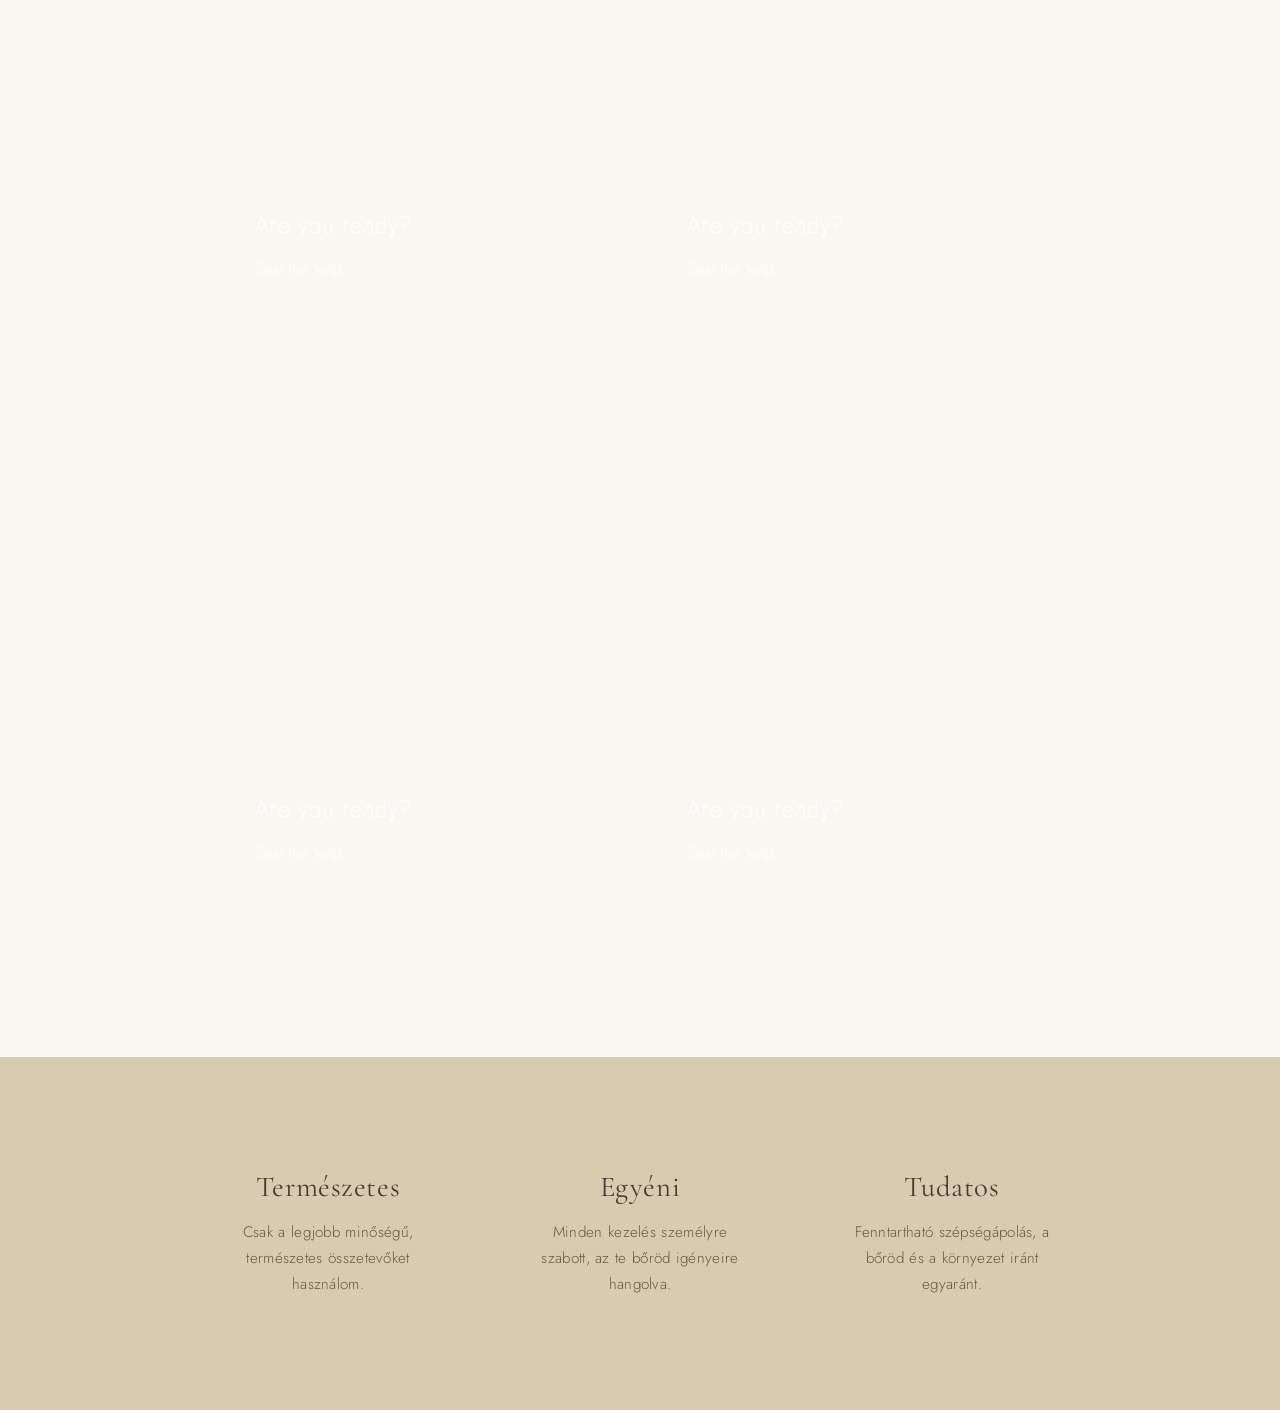
<file: services.html>
<!DOCTYPE html>
<html lang="en">
<head>
    <meta charset="UTF-8">
    <meta name="viewport" content="width=device-width, initial-scale=1.0">
    <title>DORAAN</title>
    <link rel="icon" href="images/doraanlogoCreamTransparent.png" type="image/png">
    <link rel="stylesheet" href="styles.css">
    <link rel="stylesheet" href="https://cdnjs.cloudflare.com/ajax/libs/font-awesome/6.5.0/css/all.min.css"><!-- Font Awesome -->
    <!-- google font -->
    <link rel="preconnect" href="https://fonts.googleapis.com">
    <link rel="preconnect" href="https://fonts.gstatic.com" crossorigin>
    <link href="https://fonts.googleapis.com/css2?family=Cormorant+Garamond:ital,wght@0,300;0,400;0,600;1,300&family=Jost:wght@300;400;500&display=swap" rel="stylesheet">
    <link rel="preload" as="image" href="images/stock10.png">
</head>
<body class="services-page">
    <!-- Navbar section-->
    <!--Its a navbar container-->
    <nav class="navbar">
        <div class="navbar__container">
            <!--here is the logo, ideally should use image, but now its a String-->
            <!-- write a for tag and after that # and the id name and push tab, it will automaticall generate it (a#navbar__logo)-->
            <a href="index.html" id="navbar__logo">
                <img src="images/doraanlogDarkCreamTransparent.png" alt="Doraan logo"></a>
            <!--.navbar__toggle#mobile-menu-->
            <div class="navbar__toggle" id="mobile-menu">
                <!--shift + alt + down arrow copy the line-->
                <span class="bar"></span>
                <span class="bar"></span>
                <span class="bar"></span>
            </div>
            <ul class="navbar__menu">
                <li class="navbar__item">
                    <a href="aboutMe.html" class="navbar__links">
                    Rólam
                    </a>
                </li>
                <li class="navbar__item">
                    <a href="services.html" class="navbar__links">
                    Szolgáltatásaim
                    </a>
                </li>
                <li class="navbar__item">
                    <a href="blog.html" class="navbar__links">
                    Blog
                    </a>
                </li>
                <li class="navbar__item">
                    <a href="gyik.html" class="navbar__links">
                    GYIK
                    </a>
                </li>
                <li class="navbar__item">
                    <a href="contact.html" class="navbar__links">
                    Kapcsolat
                    </a>
                </li>
            </ul>
        </div>
    </nav>

        <!-- Services Hero -->
<div class="services__hero">
    <p class="services__hero--text">Támogasd a bőröd természetes szépségét minőségi, holisztikus szépségápolási rituálékkal</p>
</div>

<!-- Services Content -->
<section class="service__section">
    <div class="services">
        <h1>Amit megtehetek a bőröm szépségéért </h1>
        <div class="services__container">
            <!--type .services__card and press tab to generate it-->
            <div class="services__card">
                <h2>Experience Bliss</h2>
                <p>AI powered technology</p>
                <button>Get Started</button>
            </div>
            <div class="services__card">
                <h2>Are you ready?</h2>
                <p>Take the leap</p>
                <button>Get Started</button>
            </div>
            <div class="services__card">
                <h2>Are you ready?</h2>
                <p>Take the leap</p>
                <button>Get Started</button>
            </div>
            <div class="services__card">
                <h2>Are you ready?</h2>
                <p>Take the leap</p>
                <button>Get Started</button>
            </div>
            <div class="services__card">
                <h2>Are you ready?</h2>
                <p>Take the leap</p>
                <button>Get Started</button>
            </div>
            <div class="services__card">
                <h2>Are you ready?</h2>
                <p>Take the leap</p>
                <button>Get Started</button>
            </div>
        </div>
    </div> 
</section>

    <!-- Service Section-->
    

    <!-- Footer section -->
    <!-- Values Section -->
<section class="rolam__values">
    <div class="rolam__value--item">
        <h3>Természetes</h3>
        <p>Csak a legjobb minőségű, természetes összetevőket használom.</p>
    </div>
    <div class="rolam__value--item">
        <h3>Egyéni</h3>
        <p>Minden kezelés személyre szabott, az te bőröd igényeire hangolva.</p>
    </div>
    <div class="rolam__value--item">
        <h3>Tudatos</h3>
        <p>Fenntartható szépségápolás, a bőröd és a környezet iránt egyaránt.</p>
    </div>
</section>

    <script src="app.js"></script>
</body>
</html>
</file>
<file: styles.css>
* {
    box-sizing: border-box;
    margin: 0;
    padding: 0;
    font-family: 'Jost', sans-serif;
    font-weight: 300;
    letter-spacing: 0.02em;
}

html, body {
    overflow-x: hidden;
}

.navbar {
    background: rgba(250, 247, 242, 0.88);
    backdrop-filter: blur(10px);
    -webkit-backdrop-filter: blur(10px);
    height: 80px;
    display: flex;
    justify-content: center;
    align-items: center;
    font-size: 0.85rem;
    letter-spacing: 0.12em;
    text-transform: uppercase;
    position: fixed;
    top: 0;
    width: 100%;
    z-index: 999;
 }

 .navbar__container {
    display: flex; /*The logo NEXT moved to the side*/
    justify-content: space-between;/*it will see on mobile phone*/
    height: 80px;
    z-index: 1; /*make above of everything*/
    width: 100%; /*itt separate the nav items and the logos to the two corner/side ot the pages*/
    max-width: 1300px;
    margin: 0 auto ; /*first value is the top, second is right, bottom, left if you use 0 0 0 0 definitin. If you use two parameter the the first is top and bottom, second is left/right*/
    padding: 0 50px; /*same as above*/
 }

#navbar__logo img {
    height: 170px;
    width: auto;
}

 /*use # because it is a logo*/
#navbar__logo {
    color: #2C2218;
    background: none;
    -webkit-text-fill-color: unset;
    -moz-text-fill-color: unset;
    display: flex;
    align-items: center;
    cursor: pointer;
    text-decoration: none;
    font-size: 2rem;
    font-family: 'Cormorant Garamond', serif;
    font-weight: 400;
}

/*It the actual icon style*/
.fa-gem {
    margin-right: 0.5rem;
}

.navbar__menu {
    display: flex; /*It put the list element int a one row*/
    align-items: center;
    list-style: none; /*Itt will separate the list element -> nem csusznak egymasba*/
    text-align: center;
}

.navbar__item {
    height: 80px;
}

.navbar__links {
    color: #2C2218;
    display: flex;
    align-items: center;
    justify-content: center;
    text-decoration: none;
    padding: 0 1rem;
    height: 100%;
    letter-spacing: 0.1em;
    font-weight: 300;
}

.navbar__btn {
    display: flex;
    justify-content: center;
    align-items: center;
    padding: 0 1rem;
    width: 100%;
}

.button {
    display: flex;
    justify-content: center;
    align-items: center;
    text-decoration: none;
    padding: 10px 24px;
    height: 100%;
    width: 100%;
    border: 1px solid #2C2218;
    outline: none;
    border-radius: 0;
    background: transparent;
    color: #2C2218;
    letter-spacing: 0.12em;
    text-transform: uppercase;
    font-size: 0.78rem;
    font-weight: 400;
}

/*define hover effect*/
.button:hover {
    background: #2C2218;
    color: #FAF7F2;
    transition: all 0.4s ease;
}

.navbar__links:hover {
    color: #9C7E5F;
    transition: all 0.3s ease;
}

/*---- mobile responseve part ----*/

/*It triggers at 960px*/
@media screen and (max-width: 960px) {
    .navbar {
        position: fixed;
        top: 0;
        width: 100%;
        background: rgba(250, 247, 242, 0.95);
        backdrop-filter: blur(10px);
        -webkit-backdrop-filter: blur(10px);
    }

    .navbar__container {
        display: flex;
        justify-content: space-between;
        height: 80;
        z-index: 1; /*make above of everything*/
        width: 100%;
        max-width: 1300px;
        padding: 0;
    }

    /*This is the mobile menu bars which appear when the windows size is mobile device sized (belowe our minimum settings)*/
    .navbar__menu {
        display: grid;
        grid-template-columns: auto;
        margin: 0;
        width: 100%;
        position: absolute; /*CHECK IT, it put the menu items center but check it*/
        top: -1000px; /*The animation coming from the top and because big negativ number it ensures that it will never seen. When we click it set the top back to the value where we can see it*/
        opacity: 0; /*0 because we dont want to see it*/
        transition: all 0.5s ease;
        height: auto; /*viewport height*/
        z-index: -1;
        background: #FAF7F2;
    }

    /*JavaScript to trigger this*/
    .navbar__menu.active {
        background: #FAF7F2;
        top: 100%; /*This value essentially show the entire active menu*/
        opacity: 1; /*so we will see it*/
        transition: all 0.5s ease;
        z-index: 99;
        height: 70vh;
        font-size: 1.6rem;
    }

    #navbar__logo {
        padding-left: 25px;
        color: #2C2218;
        -webkit-text-fill-color: unset;
        -moz-text-fill-color: unset;
    }

    .navbar__links {
        color: #2C2218;
    }

    /*check why need white space befor .bar*/
    .navbar__toggle .bar {
        width:25px;
        height: 3px;
        margin: 5px auto;
        transition: all 0.3s ease-in-out;
        background: #2C2218;
    }

    .navbar__item {
        width: 100%;
    }

    .navbar__links {
        text-align: center;
        padding: 2rem;
        width: 100%;
        display: table;
    }

    /*# means id*/
    #mobile-menu {
        position: absolute;
        top: 25%;
        right: 5%;
        transform: translate(5%, 20%);
    }

    .navbar__btn {
        padding-bottom: 2rem;
    }

    .button {
        display: flex;
        justify-content: center;
        align-items: center;
        width: 80%;
        height: 80px;
        margin: 0;
    }

    .navbar__toggle .bar {
        display: block;
        cursor: pointer;
    }

    /*nth-child(2) means its targets the second child*/
    #mobile-menu.is-active .bar:nth-child(2) {
        opacity: 0; /*its mean we dont want to see it at all*/
    }

    /*we want to target the top bar so its 1*/
    #mobile-menu.is-active .bar:nth-child(1) {
        transform: translateY(8px) rotate(45deg);
    }

    /*we want to target the third bar now*/
    #mobile-menu.is-active .bar:nth-child(3) {
        transform: translateY(-8px) rotate(-45deg);
    }

}

/*Hero Section CSS*/
.main {
    background-color: #1a1510;
    background-image: url('images/DORAAN_bannerPicture.jpg');
    background-size: cover;
    background-position: center;
    background-repeat: no-repeat;
    height: 100vh;
    width: 100%;
    position: relative;
    z-index: 1;
}

.main::after {
    content: '';
    position: absolute;
    bottom: 0;
    left: 0;
    width: 100%;
    height: 35%;
    background: linear-gradient(to bottom, transparent, #FAF7F2);
    pointer-events: none;
    z-index: 2;
}

.main__btn {
    font-size: 0.78rem;
    background: transparent;
    padding: 14px 36px;
    border: 1px solid #fff;
    border-radius: 0;
    color: #fff;
    margin-top: 2rem;
    cursor: pointer;
    position: relative;
    transition: all 0.4s;
    outline: none;
    letter-spacing: 0.15em;
    text-transform: uppercase;
}

/*Check this hover effect*/
.main__btn a {
    position: relative;
    z-index: 2;
    color: #fff;
    text-decoration: none;
}

.main__btn:after {
    position: absolute;
    content: '';
    top: 0;
    left: 0;
    width: 0;
    height: 100%;
    background: rgba(255, 255, 255, 0.18);
    transition: all 0.4s;
    border-radius: 0;
}

.main__btn:hover {
    color:#fff;
}

.main__btn:hover:after {
    width: 100%;
}

.main__img--container {
    text-align: center;
}

#main__img {
    height: 80%;
    width: 80%; 
}

/*--- Mobile responsive*/
@media screen and (max-width: 768px) {

    .main {
        background-size: cover;
        background-position: top center;
        height: 100vh;
    }

    /*lets target the main container*/
    

    .main__content {
        text-align: center;
        margin-bottom: 4rem;
    }

    .main__content h1 {
        font-size: 2.5rem;
        margin-top: 2rem;
    }

    .main__content h2 {
        font-size: 3rem;
    }

    .main__content p {
        margin-top: 1rem;
        font-size: 1.5rem;
    }
 
}

@media screen and (max-width: 480px) {/*media query*/

   .main {
        background-size: cover;
        background-position: top center;
        height: 70vh;
    }

   .main__content h1 {
        font-size: 2rem;
        margin-top: 3rem;
    }

    .main__content h2 {
        font-size: 2rem;
    }

    .main__content p {
        margin-top: 2rem;
        font-size: 1.5rem;
    }

    .main__btn {
        padding: 12px 36px;
        margin: 2.5rem 0; /*2.5rem by 0*/
    }
}

/*Landscape*/

@media screen and (orientation: landscape) and (max-height: 500px) {
    .main {
        height: 100vh;
        background-position: center;
        background-size: cover;
    }

    .main__container {
        height: 100vh;
    }
}

/*Service Section CSS*/
.services {
    background: #FAF7F2;
    display: flex;
    flex-direction: column;
    align-items: center;
    min-height: 100vh;
    padding-top: 5rem;
    padding-bottom: 3rem;
}

.services h1 {
    color: #2C2218;
    background: none;
    background-image: none;
    -webkit-text-fill-color: unset;
    -moz-text-fill-color: unset;
    margin-top: 2rem;
    margin-bottom: 5rem;
    font-size: 1.8rem;
    font-family: 'Cormorant Garamond', serif;
    font-weight: 300;
    letter-spacing: 0.2em;
    text-transform: uppercase;
    text-align: center;
    padding: 0 2rem;
}

.services__container {
    display: flex; /*check it. Itt will provide a flexible layout so when you increase the screen size the cards will be
    card should be next to each other (side by side). When you decrease it they should position themselves in a column*/
    justify-content: center;
    flex-wrap: wrap;
}

/*pictures from https://www.pexels.com/ It is a free stock photo and video website */

.services__card {
    margin: 1rem;
    height: 552px;
    width: 400px;
    border-radius: 10px;
    background-size: cover;
    position: relative;
    color: #fff;
}

/*.services__card--wrapper {
    text-decoration: none;
    color: inherit;
}*/

.services__card--face-care {
     background-image: linear-gradient(
        to bottom, rgba(0,0,0,0) 0%, rgba(17, 17, 17, 0.6) 100%
        ),
        url('images/pic6.JPG');
}

.services__card--face-care {
     background-image: linear-gradient(
        to bottom, rgba(0,0,0,0) 0%, rgba(17, 17, 17, 0.6) 100%
    ),
    url('images/pic6.JPG');   
}

.services__card--face-massage {
     background-image: linear-gradient(
        to bottom, rgba(0,0,0,0) 0%, rgba(17, 17, 17, 0.6) 100%
    ),
    url('images/pic7.JPG');   
}

.services__card--card3 {
     background-image: linear-gradient(
        to bottom, rgba(0,0,0,0) 0%, rgba(17, 17, 17, 0.6) 100%
    ),
    url('images/pic8.JPG');   
}

.services__card--card4 {
     background-image: linear-gradient(
        to bottom, rgba(0,0,0,0) 0%, rgba(17, 17, 17, 0.6) 100%
    ),
    url('images/pic11.JPG');   
}

.services__card--card5 {
     background-image: linear-gradient(
        to bottom, rgba(0,0,0,0) 0%, rgba(17, 17, 17, 0.6) 100%
    ),
    url('images/pic10.JPG');   
}

.services__card--card6 {
     background-image: linear-gradient(
        to bottom, rgba(0,0,0,0) 0%, rgba(17, 17, 17, 0.6) 100%
    ),
    url('images/pic9.JPG');   
}

.services h2 {
    position: absolute;
    top: 350px;
    left: 30px;
}

.services p {
    position: absolute; /*check absolute positioning*/
    top: 400px;
    left: 30px;
}

.services__card button {
    color: #FAF7F2;
    padding: 10px 22px;
    border: 1px solid rgba(250, 247, 242, 0.7);
    outline: none;
    border-radius: 0;
    background: transparent;
    position: absolute;
    top: 440px;
    left: 30px;
    font-size: 0.72rem;
    letter-spacing: 0.12em;
    text-transform: uppercase;
    cursor: pointer;
    transition: all 0.3s ease;
}

/*hover over effects*/
.services__card:hover {
    transform: scale(1.03);
    transition: 0.4s ease;
    cursor: pointer;
}

@media screen and (max-width: 960px){
    .services {
        height: auto;    /* ← was 1600px, auto grows with any number of cards */
        padding-bottom: 3rem;
    }

    .services h1 {
        font-size: 1.4rem;
        margin-top: 0;
    }
}


@media screen and (max-width: 480px) {
    .services {
        height: auto;
    }

    .services h1 {
        font-size: 1.1rem;
        margin-top: 0;
    }

    .services__card {
        width: 300px;
    }
}

/*Footer section CSS*/
.footer__container {
    background-color: #FAF7F2;
    padding: 5rem 0;
    display: flex;
    flex-direction: column;
    justify-content: center;
    align-items: center;
}

#footer__logo img {
    height: 150px;      /* Adjust as needed */
    width: auto;
    display: block;
    margin: 0 auto;    /* Center the image horizontally */
}

#footer__logo {
    color: #2C2218;
    display: flex;
    align-items: center;
    cursor: pointer;
    text-decoration: none;
    font-size: 2rem;
    font-family: 'Cormorant Garamond', serif;
    font-weight: 400;
}

.footer__links {
    width: 100%;
    max-width: 1000px;
    display: flex;
    justify-content: center;
}

.footer__link--wrapper {
    display: flex; /*It will put the list element int a one row*/
}

.footer__link--items {
    display: flex;
    flex-direction: column; /*It will organize the child elements in a column*/
    align-items: flex-start; /*It will align the items to the start of the column (left side)*/
    margin: 16px; /*It is 1rem*/
    text-align: left;
    width: 100px;
    box-sizing: border-box; /*It ensures that padding and border are included in the total width and height of the element, 
    preventing unexpected layout issues when adding padding or borders*/
}

.footer__link--items h2 {
    margin-bottom: 16px; /*It is 1rem*/
}

.footer__link--items > h2 {
    color: #2C2218;
    font-family: 'Cormorant Garamond', serif;
    font-weight: 400;
    letter-spacing: 0.12em;
    text-transform: uppercase;
    font-size: 0.9rem;
}

.footer__link--items a {
    color: #5C4A3A;
    text-decoration: none;
    margin-bottom: 0.5rem;
    font-size: 0.88rem;
    letter-spacing: 0.05em;
}

.footer__link--items a:hover {
    color: #9C7E5F;
    transition: 0.3s ease-out;
}

/*Social icons*/

.social__icon--link {
    color: #5C4A3A;
    font-size: 20px;
}

.social__media {
    max-width: 1000px;
    width: 100%;
}

.social__media--wrap {
    display: flex;
    justify-content: space-between; /*It will put the content at the start and end of the container, creating space between them*/
    align-items: center;
    width: 90%;/*It will make the content take up 90% of the container's width, leaving some space on the sides for better aesthetics and readability*/
    max-width: 1000px;
    margin: 40px auto 0 auto; /*40px top, auto right, 0 bottom, auto left. It centers the content horizontally and adds space above it*/
}

.social__icons {
    display: flex; /*It will put the icons in a row*/
    justify-content: space-between; /*It will put the icons at the start and end of the container, creating space between them*/
    align-items: center;
    width: 240px; /*It will set a fixed width for the container that holds the social media icons, ensuring they are spaced out evenly within that area*/
}

/*Currently it is a dead code check it*/
.social__logo {
    color: #fff;
    justify-self: flex-start; /*It will align the logo to the start of the container (left side)*/
    margin-left: 20px;
    cursor: pointer;
    text-decoration: none;
    font-size: 2rem;
    display: flex;
    align-items: center;
    margin-bottom: 16px;
}

.website__rights {
    color: #5C4A3A;
    font-size: 0.82rem;
    letter-spacing: 0.06em;
}

/*--- Mobile responsive part ---*/
@media screen and (max-width: 820px) {

    .footer__links {
        padding-top: 2rem; /*It will add space above the links to separate them 
        from the logo and social media icons, improving readability on smaller screens*/
    }

    #footer__logo {
        margin-bottom: 2rem; /*It will add space below the logo to separate it from the links, improving readability on smaller screens*/
    }

    .website__rights {
        margin-bottom: 2rem; /*It will add space below the copyright notice to separate it from the social media icons, improving readability on smaller screens*/
    }


    .footer__link--wrapper {
        flex-direction: column; /*It will organize the link sections in a column, stacking them vertically 
        instead of side by side, which is more suitable for narrow screens*/
    }

    .social__media--wrap {
        flex-direction: column; /*It will organize the social media section in a column, stacking the logo, copyright notice, and icons vertically 
        instead of side by side, which is more suitable for narrow screens*/
    }
}

@media screen and (max-width: 480px) {
    .footer__link--items {
        margin: 0;/*It will remove the margin around each link section (we set 16px previously so this will remove)
        to save space on smaller screens, 
        allowing the sections to fit better within the limited width*/
        padding: 10px; /*It will add padding inside each link section to create some space between the content 
        and the edges of the section, improving readability on smaller screens*/
        width: 100%; /*It will make each link section take up the full width of the container, 
        allowing them to stack vertically and fit better on narrow screens*/
    }
}


/* About Me Page */

.aboutme-page {
    /*background-color: #D1C2A3;*/
    background-image: url('images/stock10.png');
    background-size: cover;
    background-position: center;
    background-attachment: fixed;
    background-repeat: no-repeat;
}

.rolam__hero {
    display: flex;
    align-items: center;
    justify-content: center;
    width: 100%;
    height: 70vh;
    background: rgba(209, 194, 163, 0.85);
}

.rolam__hero--text {
    font-family: 'Cormorant Garamond', serif;
    font-size: 2.8rem;
    font-weight: 300;
    font-style: italic;
    color: #2C2218;
    text-align: center;
    line-height: 1.5;
    letter-spacing: 0.05em;
    max-width: 800px;
}

.rolam__section {
    display: flex;
    align-items: center;
    gap: 4rem;
    padding: 6rem 8%;
    background: rgba(250, 247, 242, 0.85);
}

.rolam__text {
    flex: 1;
}

.rolam__title {
    font-family: 'Cormorant Garamond', serif;
    font-size: 3.5rem;
    font-weight: 300;
    color: #4D3A36;
    margin-bottom: 0.5rem;
}

.rolam__subtitle {
    font-family: 'Jost', sans-serif;
    font-size: 0.9rem;
    letter-spacing: 0.2em;
    text-transform: uppercase;
    color: #4D3A36;
    opacity: 0.6;
    margin-bottom: 2rem;
}

.rolam__body {
    font-family: 'Jost', sans-serif;
    font-size: 1rem;
    line-height: 1.9;
    color: #4D3A36;
    margin-bottom: 2.5rem;
}

.rolam__list {
    list-style: disc;
    padding-left: 1.25rem;
    margin: 0 0 2.5rem;
    color: #4D3A36;
}

.rolam__list li {
    font-family: 'Jost', sans-serif;
    font-size: 1rem;
    line-height: 1.9;
    margin-bottom: 0.5rem;
}

.rolam__btn {
    display: inline-block;
    padding: 12px 32px;
    border: 1px solid #4D3A36;
    color: #4D3A36;
    text-decoration: none;
    font-family: 'Jost', sans-serif;
    font-size: 0.85rem;
    letter-spacing: 0.15em;
    text-transform: uppercase;
    transition: all 0.3s ease;
}

.rolam__btn:hover {
    background: #4D3A36;
    color: #FAF7F2;
}

.rolam__img--wrap {
    flex: 1;
    max-width: 420px;
}

.rolam__img {
    width: 100%;
    height: 520px;
    object-fit: cover;
    border-radius: 2px;
}

/* Values section */
.rolam__values {
    display: flex;
    justify-content: center;
    gap: 2rem;
    padding: 5rem 8%;
    background: rgba(209, 194, 163, 0.85);
    text-align: center;
}

.rolam__value--item {
    flex: 1;
    max-width: 280px;
    padding: 2rem;
}

.rolam__value--item h3 {
    font-family: 'Cormorant Garamond', serif;
    font-size: 1.8rem;
    font-weight: 400;
    color: #4D3A36;
    margin-bottom: 1rem;
}

.rolam__value--item p {
    font-family: 'Jost', sans-serif;
    font-size: 0.95rem;
    line-height: 1.7;
    color: #4D3A36;
    opacity: 0.8;
}

/* Mobile responsive */
@media screen and (max-width: 768px) {
    .rolam__hero {
        height: 50vh;
    }

    .rolam__hero--text {
        font-size: 1.8rem;
    }

    .rolam__section {
        flex-direction: column;
        padding: 4rem 5%;
        gap: 2rem;
    }

    .rolam__img--wrap {
        max-width: 100%;
        width: 100%;
    }

    .rolam__img {
        height: 550px;
    }

    .rolam__values {
        flex-direction: column;
        align-items: center;
        padding: 3rem 5%;
    }
}

@media screen and (max-width: 480px) {
    .rolam__hero--text {
        font-size: 1.4rem;
    }
}

/* Contact Page */

.contact-page {
    /*background-color: #D1C2A3;*/
    background-image: url('images/stock10.png');
    background-size: cover;
    background-position: center;
    background-attachment: fixed;
    background-repeat: no-repeat;
}

.contact__section {
    display: flex;
    gap: 6rem;
    padding: 7rem 8%;
    background: rgba(250, 247, 242, 0.88);
    align-items: flex-start;
}

.contact__info {
    flex: 1;
}

.contact__title {
    font-family: 'Cormorant Garamond', serif;
    font-size: 3.5rem;
    font-weight: 300;
    color: #2C2218;
    margin-bottom: 0.4rem;
}

.contact__subtitle {
    font-size: 0.85rem;
    letter-spacing: 0.18em;
    text-transform: uppercase;
    color: #2C2218;
    opacity: 0.55;
    margin-bottom: 3rem;
}

.contact__detail {
    display: flex;
    flex-direction: column;
    margin-bottom: 1.6rem;
}

.contact__label {
    font-size: 0.72rem;
    letter-spacing: 0.18em;
    text-transform: uppercase;
    color: #9C7E5F;
    margin-bottom: 0.25rem;
}

.contact__value {
    font-size: 1rem;
    color: #2C2218;
    text-decoration: none;
    font-family: 'Cormorant Garamond', serif;
    font-size: 1.2rem;
    font-weight: 300;
}

.contact__value:hover {
    color: #9C7E5F;
    transition: 0.3s ease;
}

.contact__socials {
    display: flex;
    gap: 1.4rem;
    margin-top: 2.5rem;
}

.contact__social--link {
    color: #2C2218;
    font-size: 1.2rem;
    transition: color 0.3s ease;
}

.contact__social--link:hover {
    color: #9C7E5F;
}

/* Contact Form */
.contact__form {
    flex: 1;
    display: flex;
    flex-direction: column;
    gap: 1.5rem;
}

.contact__form--group {
    display: flex;
    flex-direction: column;
    gap: 0.4rem;
}

.contact__form--label {
    font-size: 0.72rem;
    letter-spacing: 0.18em;
    text-transform: uppercase;
    color: #9C7E5F;
}

.contact__form--input {
    background: transparent;
    border: none;
    border-bottom: 1px solid #2C2218;
    padding: 0.6rem 0;
    font-family: 'Jost', sans-serif;
    font-size: 0.95rem;
    color: #2C2218;
    outline: none;
    transition: border-color 0.3s ease;
    width: 100%;
}

.contact__form--input::placeholder {
    color: #2C2218;
    opacity: 0.35;
}

.contact__form--input:focus {
    border-bottom-color: #9C7E5F;
}

.contact__form--textarea {
    resize: none;
    height: 120px;
}

.contact__form--btn {
    align-self: flex-start;
    padding: 12px 36px;
    border: 1px solid #2C2218;
    background: transparent;
    color: #2C2218;
    font-family: 'Jost', sans-serif;
    font-size: 0.78rem;
    letter-spacing: 0.15em;
    text-transform: uppercase;
    cursor: pointer;
    transition: all 0.3s ease;
}

.contact__form--btn:hover {
    background: #2C2218;
    color: #FAF7F2;
}

/* Contact Mobile */
@media screen and (max-width: 768px) {
    .contact__section {
        flex-direction: column;
        gap: 3rem;
        padding: 5rem 8% 4rem; /*5rem top, 5% left/right, 4rem bottom*/
    }

    .contact__info,
    .contact__form {
        width: 100%;       /* force full width in column layout */
        flex: unset;       /* remove flex:1 which doesn't apply width in column */
    }

    .contact__form--btn {
        width: 100%;
        text-align: center;
        align-self: stretch;
    }
}



/* Blog Page */
.blog-page {
    /*background-color: #D1C2A3;*/
    background-image: url('images/stock10.png');
    background-size: cover;
    background-position: center;
    background-attachment: fixed;
    background-repeat: no-repeat;
}

.blog__hero {
    display: flex;
    align-items: center;
    justify-content: center;
    width: 100%;
    height: 70vh;
    background: rgba(209, 194, 163, 0.85);
}

.blog__hero--text {
    font-family: 'Cormorant Garamond', serif;
    font-size: 2.8rem;
    font-weight: 300;
    font-style: italic;
    color: #2C2218;
    text-align: center;
    line-height: 1.5;
    letter-spacing: 0.05em;
    max-width: 800px;
}

.blog__section {
    display: flex;
    align-items: center;
    gap: 4rem;
    padding: 6rem 8%;
    background: rgba(250, 247, 242, 0.85);
}

.blog__text {
    flex: 1;
}

.blog__title {
    font-family: 'Cormorant Garamond', serif;
    font-size: 3.5rem;
    font-weight: 300;
    color: #4D3A36;
    margin-bottom: 0.5rem;
}

.blog__subtitle {
    font-family: 'Jost', sans-serif;
    font-size: 0.9rem;
    letter-spacing: 0.2em;
    text-transform: uppercase;
    color: #4D3A36;
    opacity: 0.6;
    margin-bottom: 2rem;
}

.blog__body {
    font-family: 'Jost', sans-serif;
    font-size: 1rem;
    line-height: 1.9;
    color: #4D3A36;
    margin-bottom: 2.5rem;
}

.blog__btn {
    display: inline-block;
    padding: 12px 32px;
    border: 1px solid #4D3A36;
    color: #4D3A36;
    text-decoration: none;
    font-family: 'Jost', sans-serif;
    font-size: 0.85rem;
    letter-spacing: 0.15em;
    text-transform: uppercase;
    transition: all 0.3s ease;
}

.blog__btn:hover {
    background: #4D3A36;
    color: #FAF7F2;
}

.blog__img--wrap {
    flex: 1;
    max-width: 420px;
}

.blog__img {
    width: 100%;
    height: 520px;
    object-fit: cover;
    border-radius: 2px;
}

/* Values section */
.blog__values {
    display: flex;
    justify-content: center;
    gap: 2rem;
    padding: 5rem 8%;
    background: rgba(209, 194, 163, 0.85);
    text-align: center;
}

.blog__value--item {
    flex: 1;
    max-width: 280px;
    padding: 2rem;
}

.blog__value--item h3 {
    font-family: 'Cormorant Garamond', serif;
    font-size: 1.8rem;
    font-weight: 400;
    color: #4D3A36;
    margin-bottom: 1rem;
}

.blog__value--item p {
    font-family: 'Jost', sans-serif;
    font-size: 0.95rem;
    line-height: 1.7;
    color: #4D3A36;
    opacity: 0.8;
}

/* Mobile responsive */
@media screen and (max-width: 768px) {
    .blog__hero {
        height: 50vh;
    }

    .blog__hero--text {
        font-size: 1.8rem;
    }

    .blog__section {
        flex-direction: column;
        padding: 4rem 5%;
        gap: 2rem;
    }

    .blog__img--wrap {
        max-width: 100%;
        width: 100%;
    }

    .blog__img {
        height: 350px;
    }

    .blog__values {
        flex-direction: column;
        align-items: center;
        padding: 3rem 5%;
    }
}

@media screen and (max-width: 480px) {
    .blog__hero--text {
        font-size: 1.4rem;
    }
}


/* Services Page */
.services-page {
    /*background-color: #D1C2A3;*/
    background-image: url('images/stock10.png');
    background-size: cover;
    background-position: center;
    background-attachment: fixed;
    background-repeat: no-repeat;
}

.services__hero {
    display: flex;
    align-items: center;
    justify-content: center;
    width: 100%;
    height: 70vh;
    background: rgba(209, 194, 163, 0.85);
}

.services__hero--text {
    font-family: 'Cormorant Garamond', serif;
    font-size: 2.8rem;
    font-weight: 300;
    font-style: italic;
    color: #2C2218;
    text-align: center;
    line-height: 1.5;
    letter-spacing: 0.05em;
    max-width: 800px;
}

.services__section {
    display: flex;
    align-items: center;
    gap: 4rem;
    padding: 6rem 8%;
    background: rgba(250, 247, 242, 0.85);
}

.services__text {
    flex: 1;
}

.services__title {
    font-family: 'Cormorant Garamond', serif;
    font-size: 3.5rem;
    font-weight: 300;
    color: #4D3A36;
    margin-bottom: 0.5rem;
}

.services__subtitle {
    font-family: 'Jost', sans-serif;
    font-size: 0.9rem;
    letter-spacing: 0.2em;
    text-transform: uppercase;
    color: #4D3A36;
    opacity: 0.6;
    margin-bottom: 2rem;
}

.services__body {
    font-family: 'Jost', sans-serif;
    font-size: 1rem;
    line-height: 1.9;
    color: #4D3A36;
    margin-bottom: 2.5rem;
}

.services__btn {
    display: inline-block;
    padding: 12px 32px;
    border: 1px solid #4D3A36;
    color: #4D3A36;
    text-decoration: none;
    font-family: 'Jost', sans-serif;
    font-size: 0.85rem;
    letter-spacing: 0.15em;
    text-transform: uppercase;
    transition: all 0.3s ease;
}

.services__btn:hover {
    background: #4D3A36;
    color: #FAF7F2;
}

.services__img--wrap {
    flex: 1;
    max-width: 420px;
}

.services__img {
    width: 100%;
    height: 520px;
    object-fit: cover;
    border-radius: 2px;
}

/* Values section */
.services__values {
    display: flex;
    justify-content: center;
    gap: 2rem;
    padding: 5rem 8%;
    background: rgba(209, 194, 163, 0.85);
    text-align: center;
}

.services__value--item {
    flex: 1;
    max-width: 280px;
    padding: 2rem;
}

.services__value--item h3 {
    font-family: 'Cormorant Garamond', serif;
    font-size: 1.8rem;
    font-weight: 400;
    color: #4D3A36;
    margin-bottom: 1rem;
}

.services__value--item p {
    font-family: 'Jost', sans-serif;
    font-size: 0.95rem;
    line-height: 1.7;
    color: #4D3A36;
    opacity: 0.8;
}

/* Mobile responsive */
@media screen and (max-width: 768px) {
    .services__hero {
        height: 50vh;
    }

    .services__hero--text {
        font-size: 1.8rem;
    }

    .services__section {
        flex-direction: column;
        padding: 4rem 5%;
        gap: 2rem;
    }

    .services__img--wrap {
        max-width: 100%;
        width: 100%;
    }

    .services__img {
        height: 350px;
    }

    .services__values {
        flex-direction: column;
        align-items: center;
        padding: 3rem 5%;
    }
}

@media screen and (max-width: 480px) {
    .services__hero--text {
        font-size: 1.4rem;
    }
}

/* Page Transition Animation */
.services-page,
.blog-page,
.aboutme-page,
.contact-page {
    animation: pageReveal 0.4s ease both;
}

@keyframes pageReveal {
    from { opacity: 0; }
    to   { opacity: 1; }
}

/*facecare*/
.facecare-page {
    /*background-color: #D1C2A3;*/
    background-image: url('images/stock10.png');
    background-size: cover;
    background-position: center;
    background-attachment: fixed;
    background-repeat: no-repeat;
}

.facecare__hero {
    display: flex;
    align-items: center;
    justify-content: center;
    width: 100%;
    height: 70vh;
    background: rgba(209, 194, 163, 0.85);
}

.facecare__hero--text {
    font-family: 'Cormorant Garamond', serif;
    font-size: 2.8rem;
    font-weight: 300;
    font-style: italic;
    color: #2C2218;
    text-align: center;
    line-height: 1.5;
    letter-spacing: 0.05em;
    max-width: 800px;
}

.facecare__section {
    display: flex;
    align-items: center;
    gap: 4rem;
    padding: 6rem 8%;
    background: rgba(250, 247, 242, 0.85);
}

.facecare__text {
    flex: 1;
}

.facecare__title {
    font-family: 'Cormorant Garamond', serif;
    font-size: 3.5rem;
    font-weight: 300;
    color: #4D3A36;
    margin-bottom: 0.5rem;
}

.facecare__price {
    font-family: 'Cormorant Garamond', serif;
    font-size: 2rem;
    font-weight: 300;
    color: #4D3A36;
    margin-bottom: 1rem;
}

.facecare__subtitle {
    font-family: 'Jost', sans-serif;
    font-size: 1.25rem;
    letter-spacing: 0.2em;
    text-transform: uppercase;
    color: #4D3A36;
    opacity: 0.6;
    margin-bottom: 1rem;
    margin-top: 4rem;
    font-weight: 600;
}

.facecare__body {
    font-family: 'Jost', sans-serif;
    font-size: 1rem;
    line-height: 1.9;
    color: #4D3A36;
    margin-bottom: 1rem;
}

.facecare__list {
    list-style: disc;
    padding-left: 1.25rem;
    margin: 0 0 2.5rem;
    color: #4D3A36;
}

.facecare__list li {
    font-family: 'Jost', sans-serif;
    font-size: 1rem;
    line-height: 1.9;
    margin-bottom: 0.5rem;
}

.facecare__btn {
    display: inline-block;
    padding: 12px 32px;
    border: 1px solid #4D3A36;
    color: #4D3A36;
    text-decoration: none;
    font-family: 'Jost', sans-serif;
    font-size: 0.85rem;
    letter-spacing: 0.15em;
    text-transform: uppercase;
    transition: all 0.3s ease;
}

.facecare__btn:hover {
    background: #4D3A36;
    color: #FAF7F2;
}

.facecare__img--wrap {
    flex: 1;
    max-width: 420px;
}

.facecare__img {
    width: 100%;
    height: 520px;
    object-fit: cover;
    border-radius: 2px;
}

/* Values section */
.facecare__values {
    display: flex;
    justify-content: center;
    gap: 2rem;
    padding: 5rem 8%;
    background: rgba(209, 194, 163, 0.85);
    text-align: center;
}

.facecare__value--item {
    flex: 1;
    max-width: 280px;
    padding: 2rem;
}

.facecare__value--item h3 {
    font-family: 'Cormorant Garamond', serif;
    font-size: 1.8rem;
    font-weight: 400;
    color: #4D3A36;
    margin-bottom: 1rem;
}

.facecare__value--item p {
    font-family: 'Jost', sans-serif;
    font-size: 0.95rem;
    line-height: 1.7;
    color: #4D3A36;
    opacity: 0.8;
}

/* Mobile responsive */
@media screen and (max-width: 768px) {
    .facecare__hero {
        height: 50vh;
    }

    .facecare__hero--text {
        font-size: 1.8rem;
    }

    .facecare__section {
        flex-direction: column;
        padding: 4rem 5%;
        gap: 2rem;
    }

    .facecare__img--wrap {
        max-width: 100%;
        width: 100%;
    }

    .facecare__img {
        height: 350px;
    }

    .facecare__values {
        flex-direction: column;
        align-items: center;
        padding: 3rem 5%;
    }
}

@media screen and (max-width: 480px) {
    .facecare__hero--text {
        font-size: 1.4rem;
    }
}

/*Face massage*/
.face-massage-page {
    /*background-color: #D1C2A3;*/
    background-image: url('images/stock10.png');
    background-size: cover;
    background-position: center;
    background-attachment: fixed;
    background-repeat: no-repeat;
}

.face-massage__hero {
    display: flex;
    align-items: center;
    justify-content: center;
    width: 100%;
    height: 70vh;
    background: rgba(209, 194, 163, 0.85);
}

.face-massage__hero--text {
    font-family: 'Cormorant Garamond', serif;
    font-size: 2.8rem;
    font-weight: 300;
    font-style: italic;
    color: #2C2218;
    text-align: center;
    line-height: 1.5;
    letter-spacing: 0.05em;
    max-width: 800px;
}

.face-massage__section {
    display: flex;
    align-items: center;
    gap: 4rem;
    padding: 6rem 8%;
    background: rgba(250, 247, 242, 0.85);
}

.face-massage__text {
    flex: 1;
}

.face-massage__title {
    font-family: 'Cormorant Garamond', serif;
    font-size: 3.5rem;
    font-weight: 300;
    color: #4D3A36;
    margin-bottom: 0.5rem;
}

.face-massage__price {
    font-family: 'Cormorant Garamond', serif;
    font-size: 2rem;
    font-weight: 300;
    color: #4D3A36;
    margin-bottom: 1rem;
}

.face-massage__subtitle {
    font-family: 'Jost', sans-serif;
    font-size: 1.25rem;
    letter-spacing: 0.2em;
    text-transform: uppercase;
    color: #4D3A36;
    opacity: 0.6;
    margin-bottom: 1rem;
    margin-top: 4rem;
    font-weight: 600;
}

.face-massage__body {
    font-family: 'Jost', sans-serif;
    font-size: 1rem;
    line-height: 1.9;
    color: #4D3A36;
    margin-bottom: 1rem;
}

.face-massage__list {
    list-style: disc;
    padding-left: 1.25rem;
    margin: 0 0 2.5rem;
    color: #4D3A36;
}

.face-massage__list li {
    font-family: 'Jost', sans-serif;
    font-size: 1rem;
    line-height: 1.9;
    margin-bottom: 0.5rem;
}

.face-massage__btn {
    display: inline-block;
    padding: 12px 32px;
    border: 1px solid #4D3A36;
    color: #4D3A36;
    text-decoration: none;
    font-family: 'Jost', sans-serif;
    font-size: 0.85rem;
    letter-spacing: 0.15em;
    text-transform: uppercase;
    transition: all 0.3s ease;
}

.face-massage__btn:hover {
    background: #4D3A36;
    color: #FAF7F2;
}

.face-massage__img--wrap {
    flex: 1;
    max-width: 420px;
}

.face-massage__img {
    width: 100%;
    height: 520px;
    object-fit: cover;
    border-radius: 2px;
}

/* Values section */
.face-massage__values {
    display: flex;
    justify-content: center;
    gap: 2rem;
    padding: 5rem 8%;
    background: rgba(209, 194, 163, 0.85);
    text-align: center;
}

.face-massage__value--item {
    flex: 1;
    max-width: 280px;
    padding: 2rem;
}

.face-massage__value--item h3 {
    font-family: 'Cormorant Garamond', serif;
    font-size: 1.8rem;
    font-weight: 400;
    color: #4D3A36;
    margin-bottom: 1rem;
}

.face-massage__value--item p {
    font-family: 'Jost', sans-serif;
    font-size: 0.95rem;
    line-height: 1.7;
    color: #4D3A36;
    opacity: 0.8;
}

/* Mobile responsive */
@media screen and (max-width: 768px) {
    .face-massage__hero {
        height: 50vh;
    }

    .face-massage__hero--text {
        font-size: 1.8rem;
    }

    .face-massage__section {
        flex-direction: column;
        padding: 4rem 5%;
        gap: 2rem;
    }

    .face-massage__img--wrap {
        max-width: 100%;
        width: 100%;
    }

    .face-massage__img {
        height: 350px;
    }

    .face-massage__values {
        flex-direction: column;
        align-items: center;
        padding: 3rem 5%;
    }
}

@media screen and (max-width: 480px) {
    .face-massage__hero--text {
        font-size: 1.4rem;
    }
}

/*GYIK Section*/
.gyik-page {
    /*background-color: #D1C2A3;*/
    background-image: url('images/stock10.png');
    background-size: cover;
    background-position: center;
    background-attachment: fixed;
    background-repeat: no-repeat;
}

.gyik__hero {
    display: flex;
    align-items: center;
    justify-content: center;
    width: 100%;
    height: 70vh;
    background: rgba(209, 194, 163, 0.85);
}

.gyik__hero--text {
    font-family: 'Cormorant Garamond', serif;
    font-size: 2.8rem;
    font-weight: 300;
    font-style: italic;
    color: #2C2218;
    text-align: center;
    line-height: 1.5;
    letter-spacing: 0.05em;
    max-width: 800px;
}

.gyik__section {
    display: flex;
    align-items: center;
    gap: 4rem;
    padding: 6rem 8%;
    background: rgba(250, 247, 242, 0.85);
}

.gyik__text {
    flex: 1;
}

.gyik__title {
    font-family: 'Cormorant Garamond', serif;
    font-size: 3.5rem;
    font-weight: 300;
    color: #4D3A36;
    margin-bottom: 0.5rem;
}

.gyik__subtitle {
    font-family: 'Jost', sans-serif;
    font-size: 1.25rem;
    letter-spacing: 0.2em;
    text-transform: uppercase;
    color: #4D3A36;
    opacity: 0.6;
    margin-bottom: 1rem;
    margin-top: 4rem;
    font-weight: 600;
}

.gyik__body {
    font-family: 'Jost', sans-serif;
    font-size: 1rem;
    line-height: 1.9;
    color: #4D3A36;
    margin-bottom: 1rem;
}

.gyik__list {
    list-style: disc;
    padding-left: 1.25rem;
    margin: 0 0 2.5rem;
    color: #4D3A36;
}

.gyik__list li {
    font-family: 'Jost', sans-serif;
    font-size: 1rem;
    line-height: 1.9;
    margin-bottom: 0.5rem;
}

.gyik__btn {
    display: inline-block;
    padding: 12px 32px;
    border: 1px solid #4D3A36;
    color: #4D3A36;
    text-decoration: none;
    font-family: 'Jost', sans-serif;
    font-size: 0.85rem;
    letter-spacing: 0.15em;
    text-transform: uppercase;
    transition: all 0.3s ease;
}

.gyik__btn:hover {
    background: #4D3A36;
    color: #FAF7F2;
}

.gyik__img--wrap {
    flex: 1;
    max-width: 420px;
}

.gyik__img {
    width: 100%;
    height: 520px;
    object-fit: cover;
    border-radius: 2px;
}

/* Values section */
.gyik__values {
    display: flex;
    justify-content: center;
    gap: 2rem;
    padding: 5rem 8%;
    background: rgba(209, 194, 163, 0.85);
    text-align: center;
}

.gyik__value--item {
    flex: 1;
    max-width: 280px;
    padding: 2rem;
}

.gyik__value--item h3 {
    font-family: 'Cormorant Garamond', serif;
    font-size: 1.8rem;
    font-weight: 400;
    color: #4D3A36;
    margin-bottom: 1rem;
}

.gyik__value--item p {
    font-family: 'Jost', sans-serif;
    font-size: 0.95rem;
    line-height: 1.7;
    color: #4D3A36;
    opacity: 0.8;
}

/* Mobile responsive */
@media screen and (max-width: 768px) {
    .gyik__hero {
        height: 50vh;
    }

    .gyik__hero--text {
        font-size: 1.8rem;
    }

    .gyik__section {
        flex-direction: column;
        padding: 4rem 5%;
        gap: 2rem;
    }

    .gyik__img--wrap {
        max-width: 100%;
        width: 100%;
    }

    .gyik__img {
        height: 350px;
    }

    .gyik__values {
        flex-direction: column;
        align-items: center;
        padding: 3rem 5%;
    }
}

@media screen and (max-width: 480px) {
    .gyik__hero--text {
        font-size: 1.4rem;
    }
}



/* FAQ (GYIK) styles */
.gyik__faq {
    max-width: 720px;
    margin: 1.5rem auto 3rem;
    display: flex;
    flex-direction: column;
    gap: 0.9rem;
    padding: 0 6%;
}
.faq-item {
    width: 100%;
    background: #FAF7F2;
    border: 1px solid #E6DDD0;
    border-radius: 28px;
    overflow: hidden; /* Fontos, hogy a tartalom ne lógjon ki a lekerekítésből */
    transition: background 0.25s ease;
}
.faq-question {
    appearance: none;
    -webkit-appearance: none;
    border: none;
    background: transparent;
    padding: 16px 20px;
    display: flex;
    align-items: center;
    justify-content: space-between;
    width: 100%;
    cursor: pointer;
    color: #2C2218;
    font-size: 1rem;
    text-align: left;
    transition: background 0.25s ease, transform 0.08s ease;
}
.faq-question:focus {
    outline: none;
    /* A focus-gyűrűt érdemes a szülőelemre tenni, vagy box-shadow helyett outline-t használni */
}

/* 3. Nyitott állapotban most a teljes .faq-item hátterét változtatjuk meg */
.faq-item.open {
    background: #E8D6C2;
}

.faq-icon {
    margin-left: 1rem;
    transition: transform 0.25s ease;
}
.faq-item.open .faq-icon {
    transform: rotate(180deg);
}
.faq-answer {
    max-height: 0;
    overflow: hidden;
    transition: max-height 0.35s ease, padding 0.35s ease;
    padding: 0 20px;
    color: #4D3A36;
    font-size: 0.95rem;
    line-height: 1.6;
}
.faq-item.open .faq-answer {
    padding: 12px 20px 18px;
    max-height: 400px;
}

@media screen and (max-width: 480px) {
    .gyik__faq { padding: 0 5%; }
    .faq-question { padding: 14px 16px; font-size: 0.98rem; }
}
</file>
